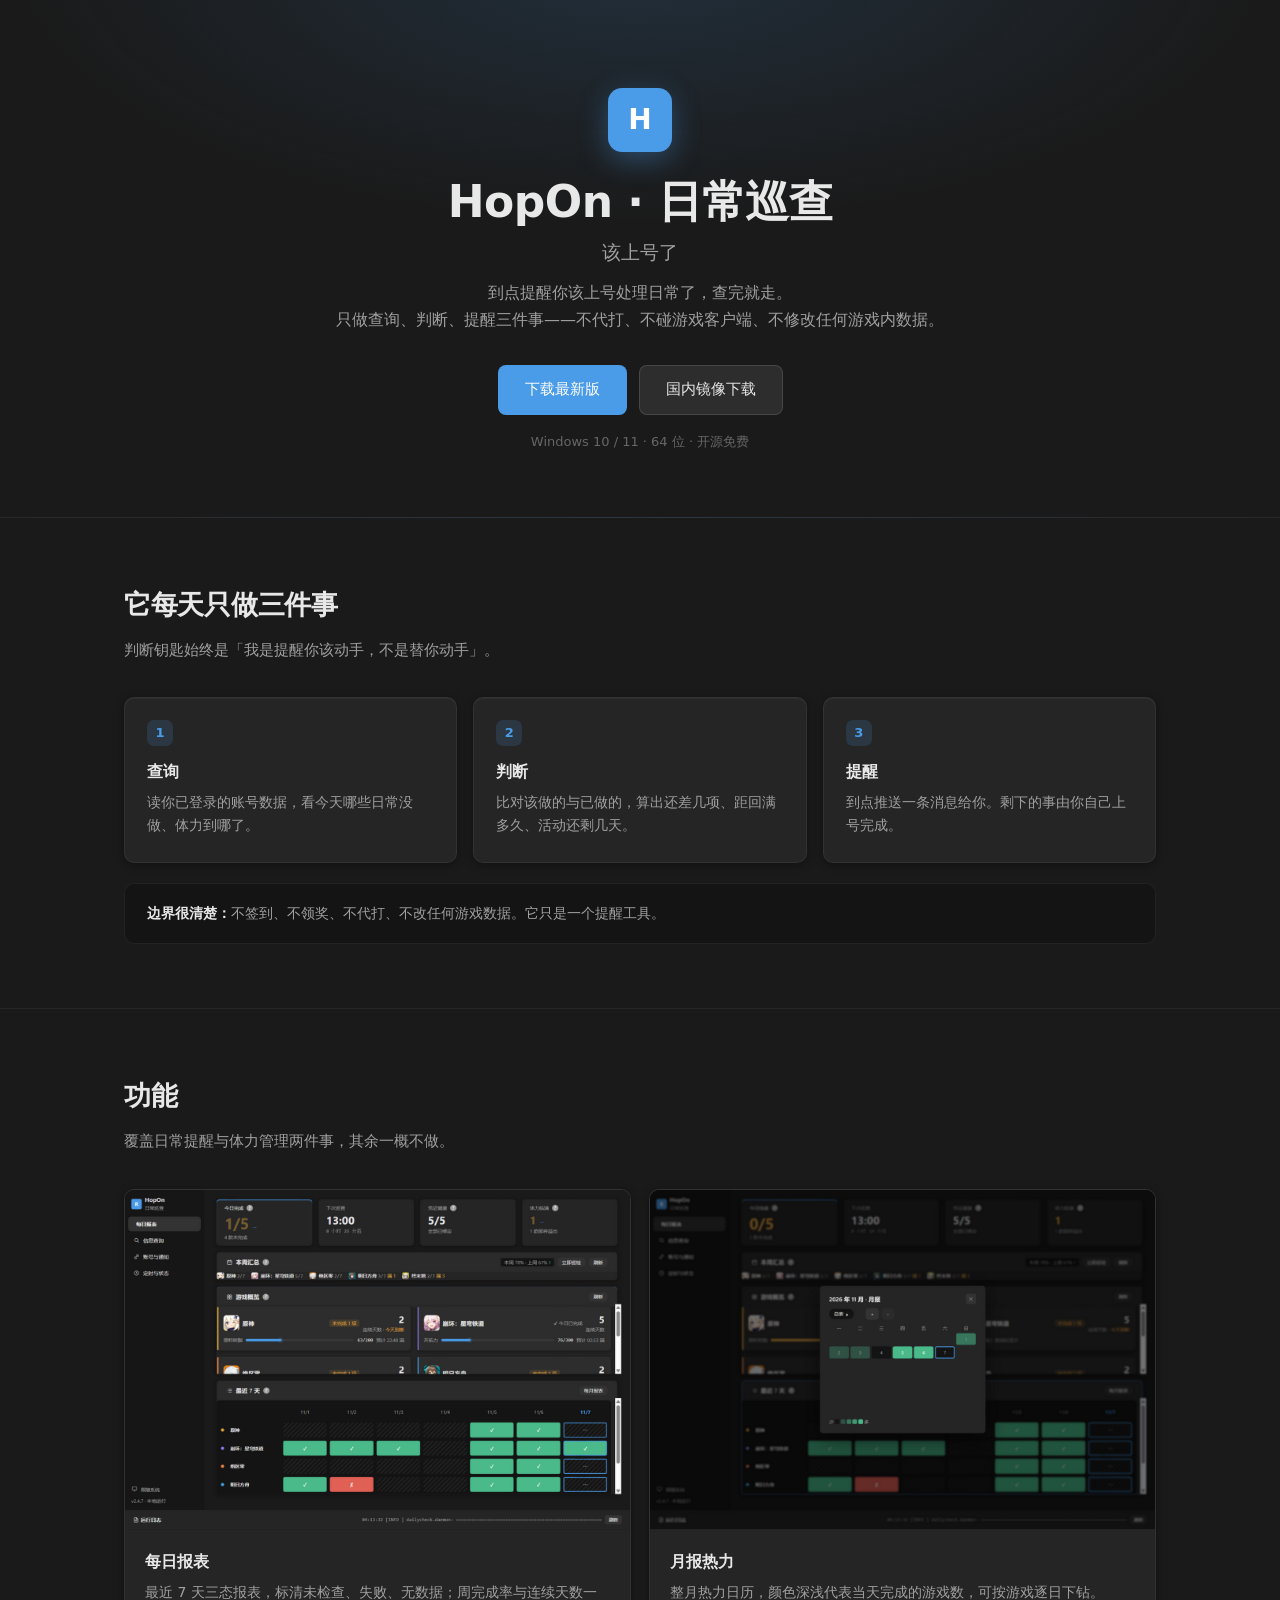
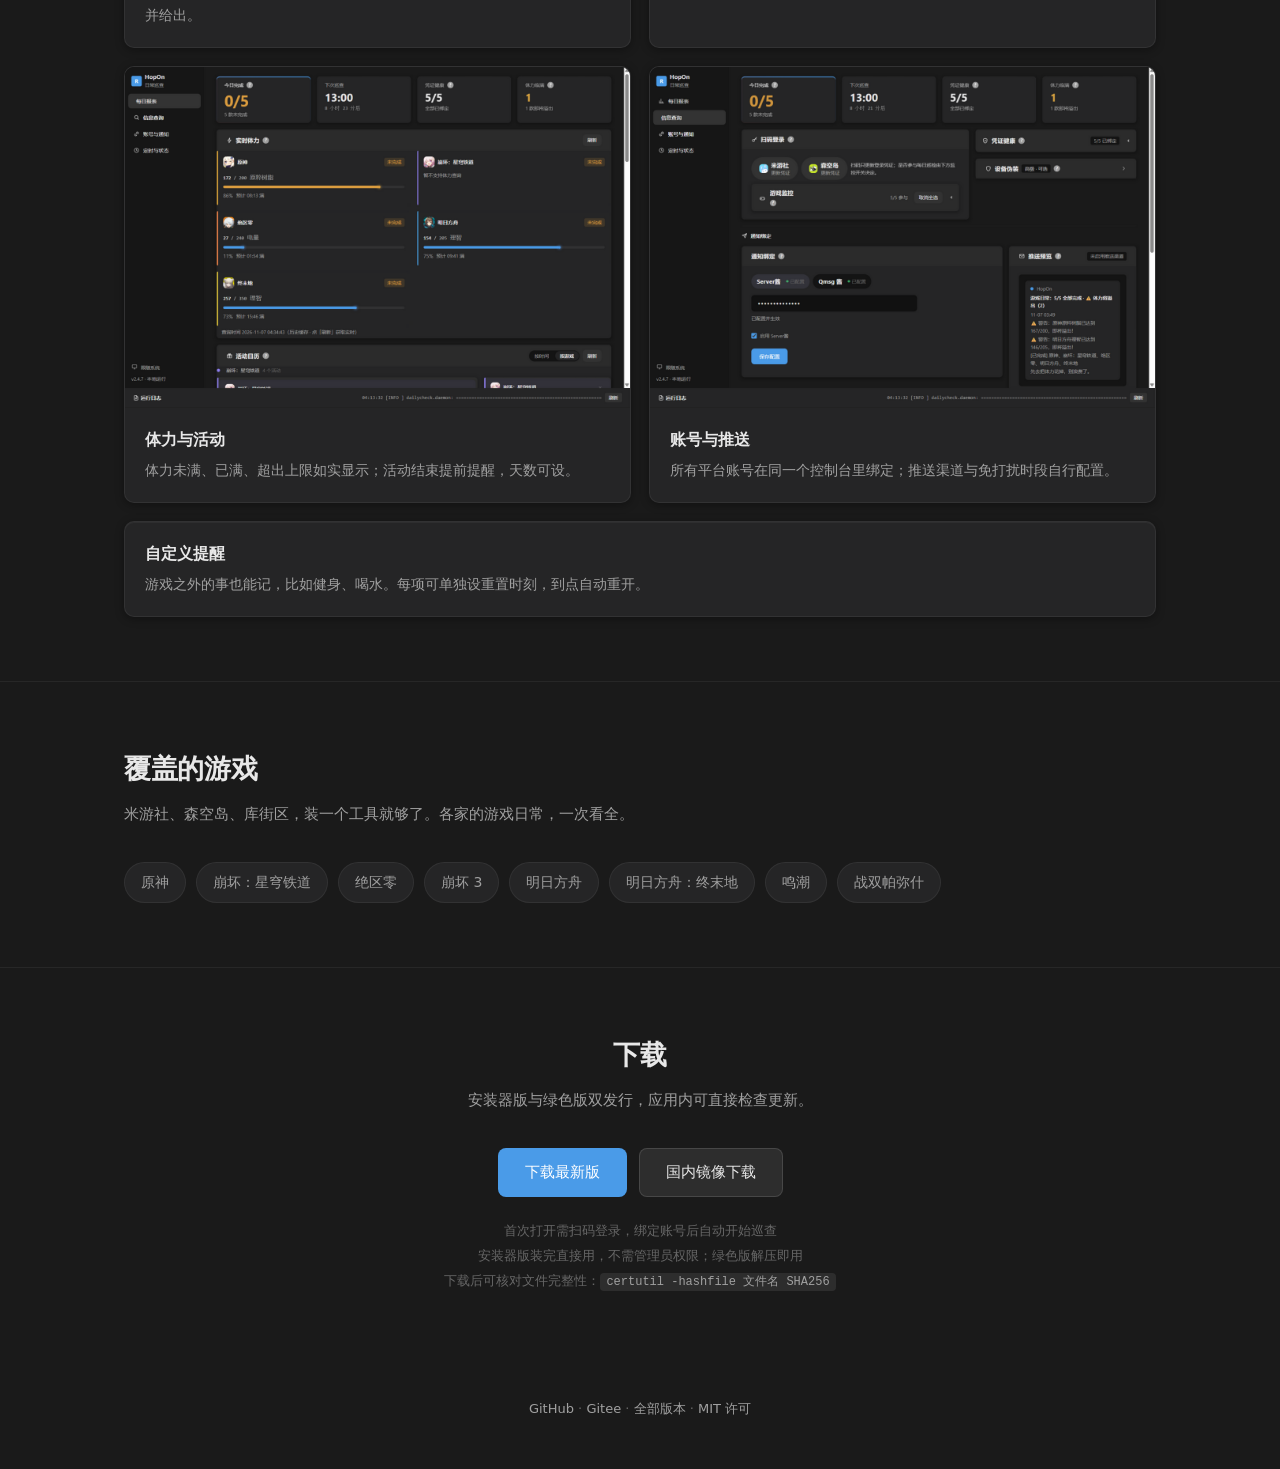
<file: docs/index.html>
<!DOCTYPE html>
<html lang="zh-CN">
<head>
<meta charset="utf-8">
<meta name="viewport" content="width=device-width,initial-scale=1">
<title>HopOn 日常巡查 · 该上号了</title>
<meta name="description" content="HopOn 日常巡查：到点提醒你该上号处理日常了，查完就走。覆盖八款游戏，只做查询、判断、提醒。">
<meta property="og:title" content="HopOn 日常巡查 · 该上号了">
<meta property="og:description" content="到点提醒你该上号处理日常了，查完就走。不代打、不碰游戏客户端、不修改任何游戏内数据。">
<meta property="og:type" content="website">
<style>
  :root{
    --bg-base:#1a1a1a; --bg-sub:#141414; --bg-card:#252526; --bg-raise:#2d2d2d;
    --border-subtle:rgba(255,255,255,0.06); --border-strong:rgba(255,255,255,0.12);
    --fg:#e8e8e8; --text-secondary:#a0a0a0; --text-tertiary:#666666;
    --brand:#4a9be8; --brand-hover:#5dabf2; --ok:#4aba8a;
    --card-shadow:inset 0 1px 0 rgba(255,255,255,0.04),0 2px 8px rgba(0,0,0,0.35);
  }
  *{box-sizing:border-box}
  html{scroll-behavior:smooth}
  body{
    margin:0;background:var(--bg-base);color:var(--fg);
    font:15px/1.7 "Segoe UI","Microsoft YaHei",system-ui,sans-serif;
    -webkit-font-smoothing:antialiased;
  }
  a{color:var(--brand);text-decoration:none}
  a:hover{color:var(--brand-hover)}
  .wrap{max-width:1080px;margin:0 auto;padding:0 24px}

  /* ---------- 首屏 ---------- */
  .hero{
    padding:88px 0 64px;
    background:
      radial-gradient(900px 380px at 50% -8%,rgba(74,155,232,.16),transparent 70%),
      var(--bg-base);
    border-bottom:1px solid var(--border-subtle);
    text-align:center;
  }
  .hero .logo-lg{
    width:64px;height:64px;border-radius:14px;background:var(--brand);color:#fff;
    display:grid;place-items:center;font-weight:700;font-size:28px;margin:0 auto 22px;
    box-shadow:0 8px 28px rgba(74,155,232,.35);
  }
  .hero h1{
    margin:0 0 14px;font-size:44px;line-height:1.25;font-weight:650;letter-spacing:-.5px;
  }
  .hero h1 .sub{display:block;font-size:19px;font-weight:400;color:var(--text-secondary);margin-top:12px;letter-spacing:0}
  .hero p.lead{
    margin:0 auto;max-width:620px;font-size:16px;color:var(--text-secondary);
  }
  .actions{display:flex;gap:12px;justify-content:center;flex-wrap:wrap;margin-top:32px}
  .btn{
    display:inline-flex;align-items:center;gap:8px;
    padding:11px 26px;border-radius:8px;font-size:15px;font-weight:500;
    background:var(--brand);color:#fff;border:1px solid transparent;
    transition:background .15s ease,transform .1s ease;
  }
  .btn:hover{background:var(--brand-hover);color:#fff}
  .btn:active{transform:translateY(1px)}
  .btn.ghost{
    background:var(--bg-raise);color:var(--fg);border-color:var(--border-strong);
  }
  .btn.ghost:hover{background:#37373a;color:#fff}
  .meta{font-size:13px;color:var(--text-tertiary);margin-top:16px}

  /* ---------- 通用区块 ---------- */
  section{padding:64px 0;border-bottom:1px solid var(--border-subtle)}
  section:last-of-type{border-bottom:0}
  h2{margin:0 0 10px;font-size:27px;font-weight:600;letter-spacing:-.3px}
  .sec-desc{margin:0 0 34px;color:var(--text-secondary);font-size:15px}

  /* ---------- 三件事 ---------- */
  .flow{display:grid;grid-template-columns:repeat(3,1fr);gap:16px}
  .flow-item{
    background:var(--bg-card);border-radius:10px;padding:22px 22px 24px;
    box-shadow:var(--card-shadow);border:1px solid var(--border-subtle);
  }
  .flow-item .num{
    display:inline-grid;place-items:center;width:26px;height:26px;border-radius:7px;
    background:rgba(74,155,232,.16);color:var(--brand);font-size:13px;font-weight:600;margin-bottom:12px;
  }
  .flow-item h3{margin:0 0 6px;font-size:16px;font-weight:600}
  .flow-item p{margin:0;font-size:14px;color:var(--text-secondary);line-height:1.65}

  .boundary{
    margin-top:20px;padding:18px 22px;border-radius:10px;
    background:var(--bg-sub);border:1px solid var(--border-subtle);
    font-size:14px;color:var(--text-secondary);
  }
  .boundary b{color:var(--fg);font-weight:600}

  /* ---------- 功能展示 ---------- */
  .feat{display:grid;grid-template-columns:repeat(2,1fr);gap:18px}
  .feat-item{
    background:var(--bg-card);border-radius:10px;overflow:hidden;
    box-shadow:var(--card-shadow);border:1px solid var(--border-subtle);
    display:flex;flex-direction:column;
  }
  .feat-item img{
    display:block;width:100%;height:auto;
    border-bottom:1px solid var(--border-subtle);
    background:var(--bg-sub);
  }
  .feat-body{padding:18px 20px 20px}
  .feat-body h3{margin:0 0 6px;font-size:16px;font-weight:600}
  .feat-body p{margin:0;font-size:14px;color:var(--text-secondary);line-height:1.65}
  /* 落单卡横跨两列吃掉空位，避免右侧留白、卡片变海带 */
  .feat-item:last-child:nth-child(odd){grid-column:1/-1}

  /* ---------- 游戏覆盖 ---------- */
  .games{display:flex;flex-wrap:wrap;gap:10px;margin-top:6px}
  .game{
    padding:8px 16px;border-radius:999px;font-size:14px;
    background:var(--bg-card);border:1px solid var(--border-subtle);color:var(--text-secondary);
  }

  /* ---------- 下载 ---------- */
  .dl{text-align:center}
  .dl .req{
    margin-top:22px;font-size:13px;color:var(--text-tertiary);line-height:1.9;
  }
  .dl .req code{
    font-family:ui-monospace,Consolas,monospace;font-size:12px;
    background:var(--bg-raise);padding:2px 6px;border-radius:4px;color:var(--text-secondary);
  }

  /* ---------- 页脚 ---------- */
  footer{padding:34px 0 44px;text-align:center;font-size:13px;color:var(--text-tertiary)}
  footer a{color:var(--text-secondary)}
  footer a:hover{color:var(--brand)}
  footer p{margin:6px 0}

  /* ---------- 响应式 ---------- */
  @media (max-width:820px){
    .hero{padding:60px 0 46px}
    .hero h1{font-size:32px}
    .flow,.feat{grid-template-columns:1fr}
    section{padding:48px 0}
  }
</style>
</head>
<body>

<!-- 首屏 -->
<header class="hero">
  <div class="wrap">
    <div class="logo-lg">H</div>
    <h1>
      HopOn · 日常巡查
      <span class="sub">该上号了</span>
    </h1>
    <p class="lead">
      到点提醒你该上号处理日常了，查完就走。<br>
      只做查询、判断、提醒三件事——不代打、不碰游戏客户端、不修改任何游戏内数据。
    </p>
    <div class="actions">
      <a class="btn" href="https://github.com/QianYiXi0723/HopOn/releases/latest">下载最新版</a>
      <a class="btn ghost" href="https://gitee.com/qianyixi/HopOn/releases">国内镜像下载</a>
    </div>
    <div class="meta">Windows 10 / 11 · 64 位 · 开源免费</div>
  </div>
</header>

<!-- 三件事 -->
<section>
  <div class="wrap">
    <h2>它每天只做三件事</h2>
    <p class="sec-desc">判断钥匙始终是「我是提醒你该动手，不是替你动手」。</p>
    <div class="flow">
      <div class="flow-item">
        <div class="num">1</div>
        <h3>查询</h3>
        <p>读你已登录的账号数据，看今天哪些日常没做、体力到哪了。</p>
      </div>
      <div class="flow-item">
        <div class="num">2</div>
        <h3>判断</h3>
        <p>比对该做的与已做的，算出还差几项、距回满多久、活动还剩几天。</p>
      </div>
      <div class="flow-item">
        <div class="num">3</div>
        <h3>提醒</h3>
        <p>到点推送一条消息给你。剩下的事由你自己上号完成。</p>
      </div>
    </div>
    <div class="boundary">
      <b>边界很清楚：</b>不签到、不领奖、不代打、不改任何游戏数据。它只是一个提醒工具。
    </div>
  </div>
</section>

<!-- 功能展示 -->
<section>
  <div class="wrap">
    <h2>功能</h2>
    <p class="sec-desc">覆盖日常提醒与体力管理两件事，其余一概不做。</p>
    <div class="feat">
      <div class="feat-item">
        <!-- ponytail: 占位截图，取自 docs/img（2026-11-07 旧界面）。上线前须替换为当前 UI 实拍。 -->
        <img src="img/report.png" alt="每日报表：最近 7 天三态报表与完成率" loading="lazy">
        <div class="feat-body">
          <h3>每日报表</h3>
          <p>最近 7 天三态报表，标清未检查、失败、无数据；周完成率与连续天数一并给出。</p>
        </div>
      </div>
      <div class="feat-item">
        <!-- ponytail: 占位截图，取自 docs/img（2026-11-07 旧界面）。上线前须替换为当前 UI 实拍。 -->
        <img src="img/month-heatmap.png" alt="月报热力日历" loading="lazy">
        <div class="feat-body">
          <h3>月报热力</h3>
          <p>整月热力日历，颜色深浅代表当天完成的游戏数，可按游戏逐日下钻。</p>
        </div>
      </div>
      <div class="feat-item">
        <!-- ponytail: 占位截图，取自 docs/img（2026-11-07 旧界面）。上线前须替换为当前 UI 实拍。 -->
        <img src="img/live-activities.png" alt="实时体力与活动日历" loading="lazy">
        <div class="feat-body">
          <h3>体力与活动</h3>
          <p>体力未满、已满、超出上限如实显示；活动结束提前提醒，天数可设。</p>
        </div>
      </div>
      <div class="feat-item">
        <!-- ponytail: 占位截图，取自 docs/img（2026-11-07 旧界面）。上线前须替换为当前 UI 实拍。 -->
        <img src="img/account.png" alt="账号绑定与推送预览" loading="lazy">
        <div class="feat-body">
          <h3>账号与推送</h3>
          <p>所有平台账号在同一个控制台里绑定；推送渠道与免打扰时段自行配置。</p>
        </div>
      </div>
      <div class="feat-item">
        <!-- ponytail: 无配图卡片（该功能暂无截图）。补图时按其余卡片格式加 <img> 即可。 -->
        <div class="feat-body">
          <h3>自定义提醒</h3>
          <p>游戏之外的事也能记，比如健身、喝水。每项可单独设重置时刻，到点自动重开。</p>
        </div>
      </div>
    </div>
  </div>
</section>

<!-- 游戏覆盖 -->
<section>
  <div class="wrap">
    <h2>覆盖的游戏</h2>
    <p class="sec-desc">米游社、森空岛、库街区，装一个工具就够了。各家的游戏日常，一次看全。</p>
    <div class="games">
      <span class="game">原神</span>
      <span class="game">崩坏：星穹铁道</span>
      <span class="game">绝区零</span>
      <span class="game">崩坏 3</span>
      <span class="game">明日方舟</span>
      <span class="game">明日方舟：终末地</span>
      <span class="game">鸣潮</span>
      <span class="game">战双帕弥什</span>
    </div>
  </div>
</section>

<!-- 下载 -->
<section class="dl">
  <div class="wrap">
    <h2>下载</h2>
    <p class="sec-desc">安装器版与绿色版双发行，应用内可直接检查更新。</p>
    <div class="actions">
      <a class="btn" href="https://github.com/QianYiXi0723/HopOn/releases/latest">下载最新版</a>
      <a class="btn ghost" href="https://gitee.com/qianyixi/HopOn/releases">国内镜像下载</a>
    </div>
    <div class="req">
      首次打开需扫码登录，绑定账号后自动开始巡查<br>
      安装器版装完直接用，不需管理员权限；绿色版解压即用<br>
      下载后可核对文件完整性：<code>certutil -hashfile 文件名 SHA256</code>
    </div>
  </div>
</section>

<footer>
  <div class="wrap">
    <p>
      <a href="https://github.com/QianYiXi0723/HopOn">GitHub</a> ·
      <a href="https://gitee.com/qianyixi/HopOn">Gitee</a> ·
      <a href="https://github.com/QianYiXi0723/HopOn/releases">全部版本</a> ·
      <a href="https://github.com/QianYiXi0723/HopOn/blob/main/LICENSE">MIT 许可</a>
    </p>
  </div>
</footer>

</body>
</html>
</file>
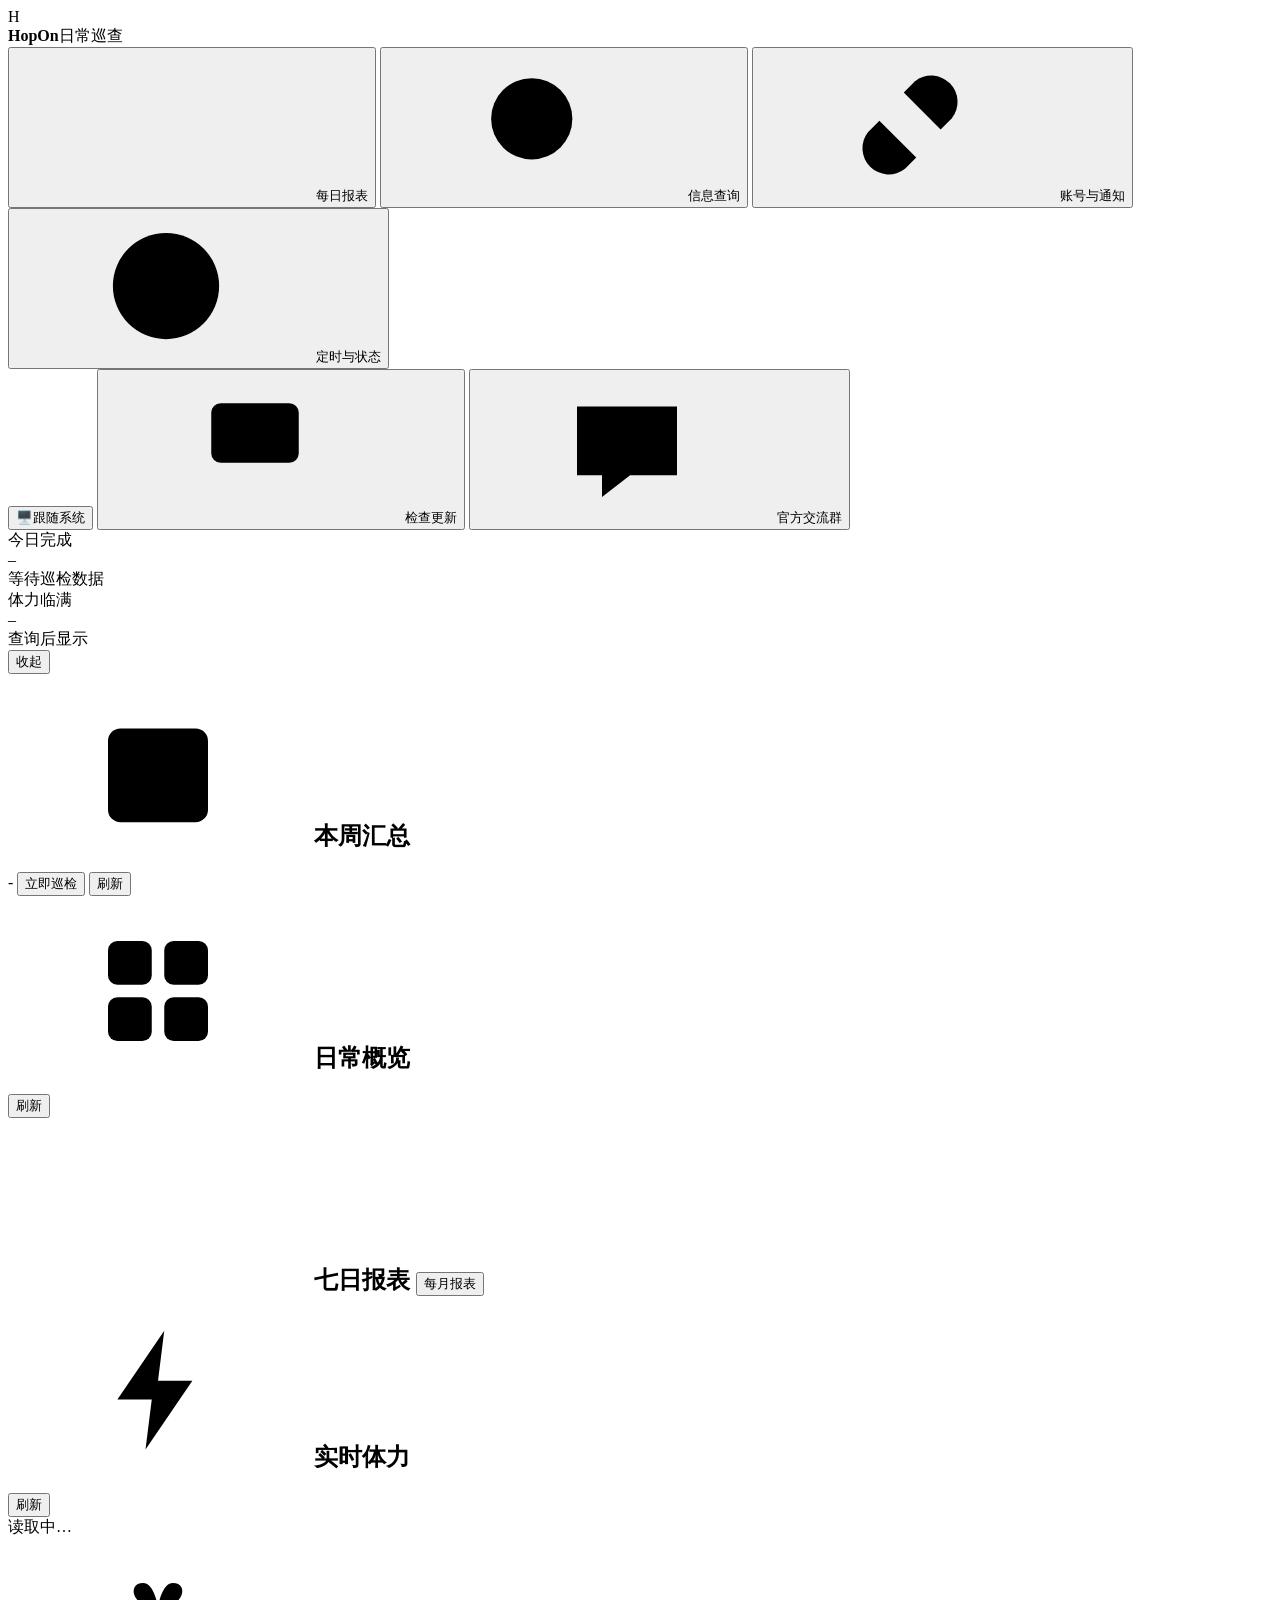
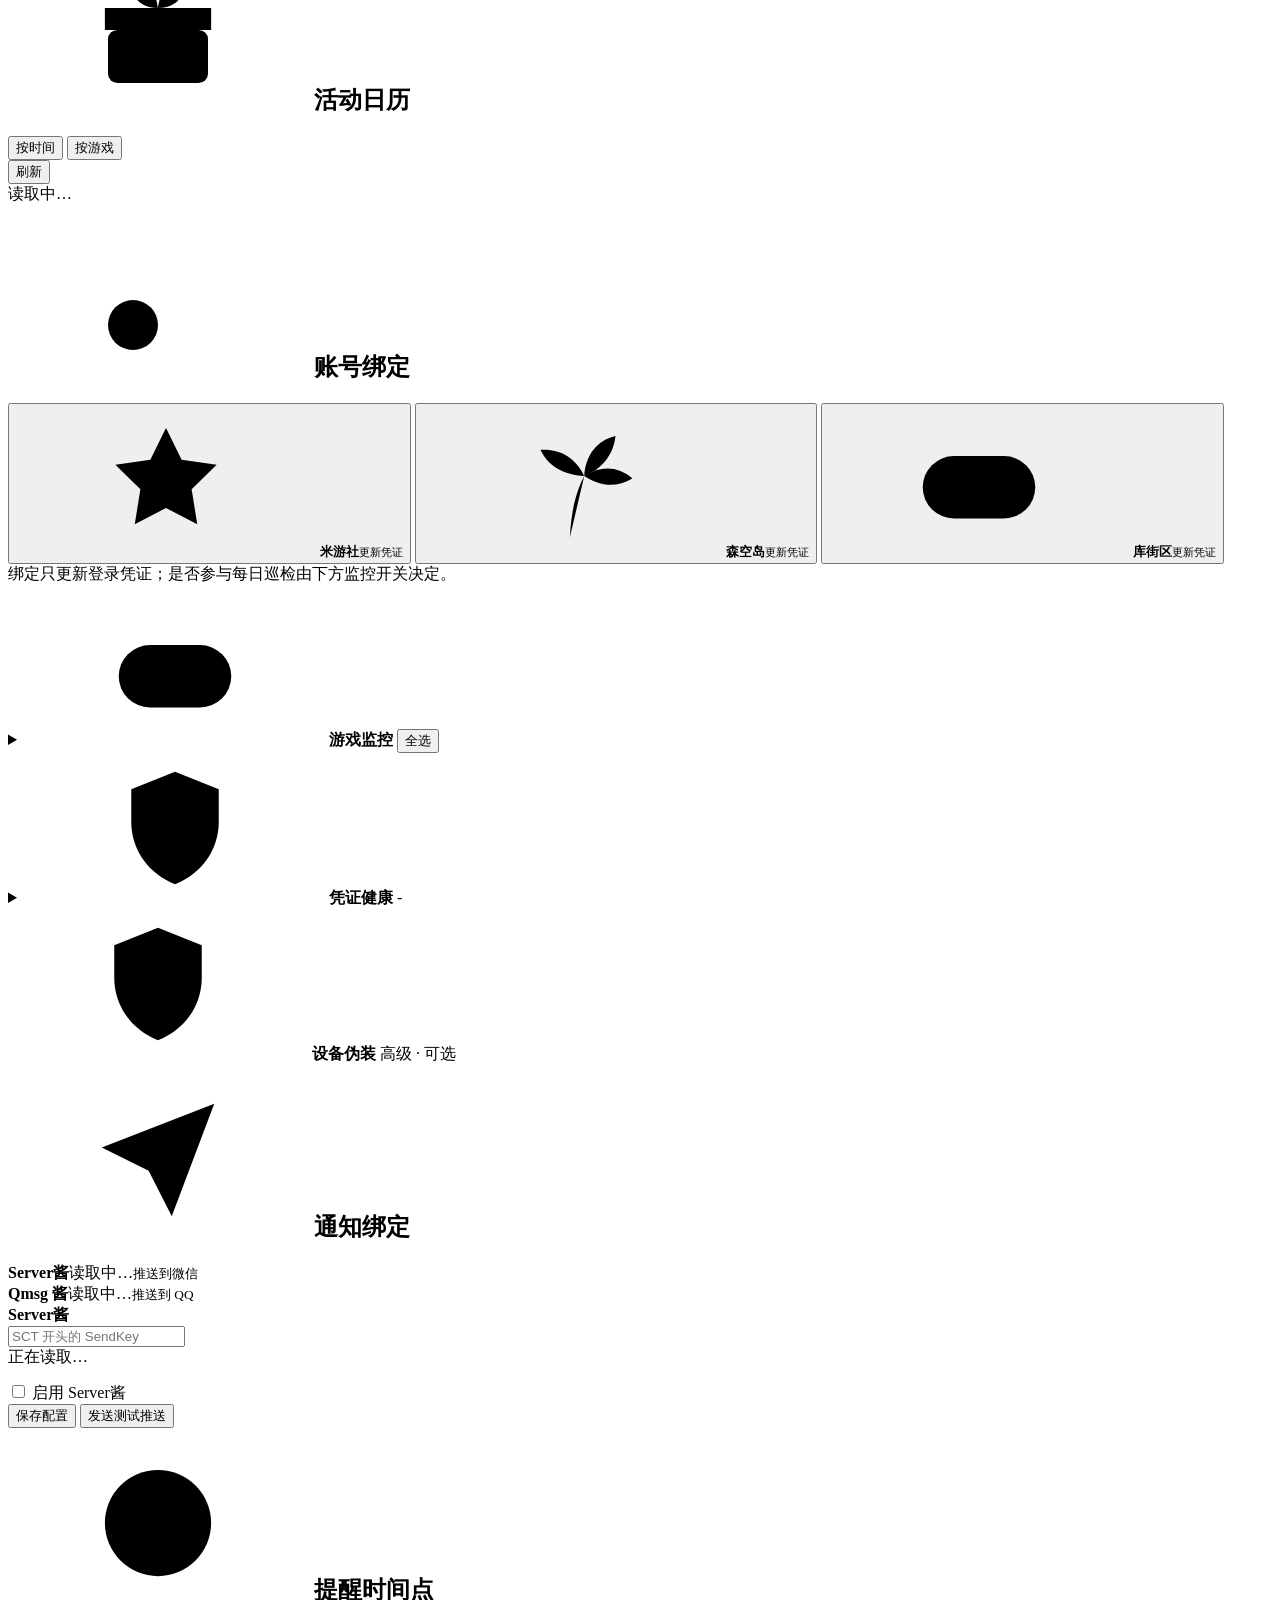
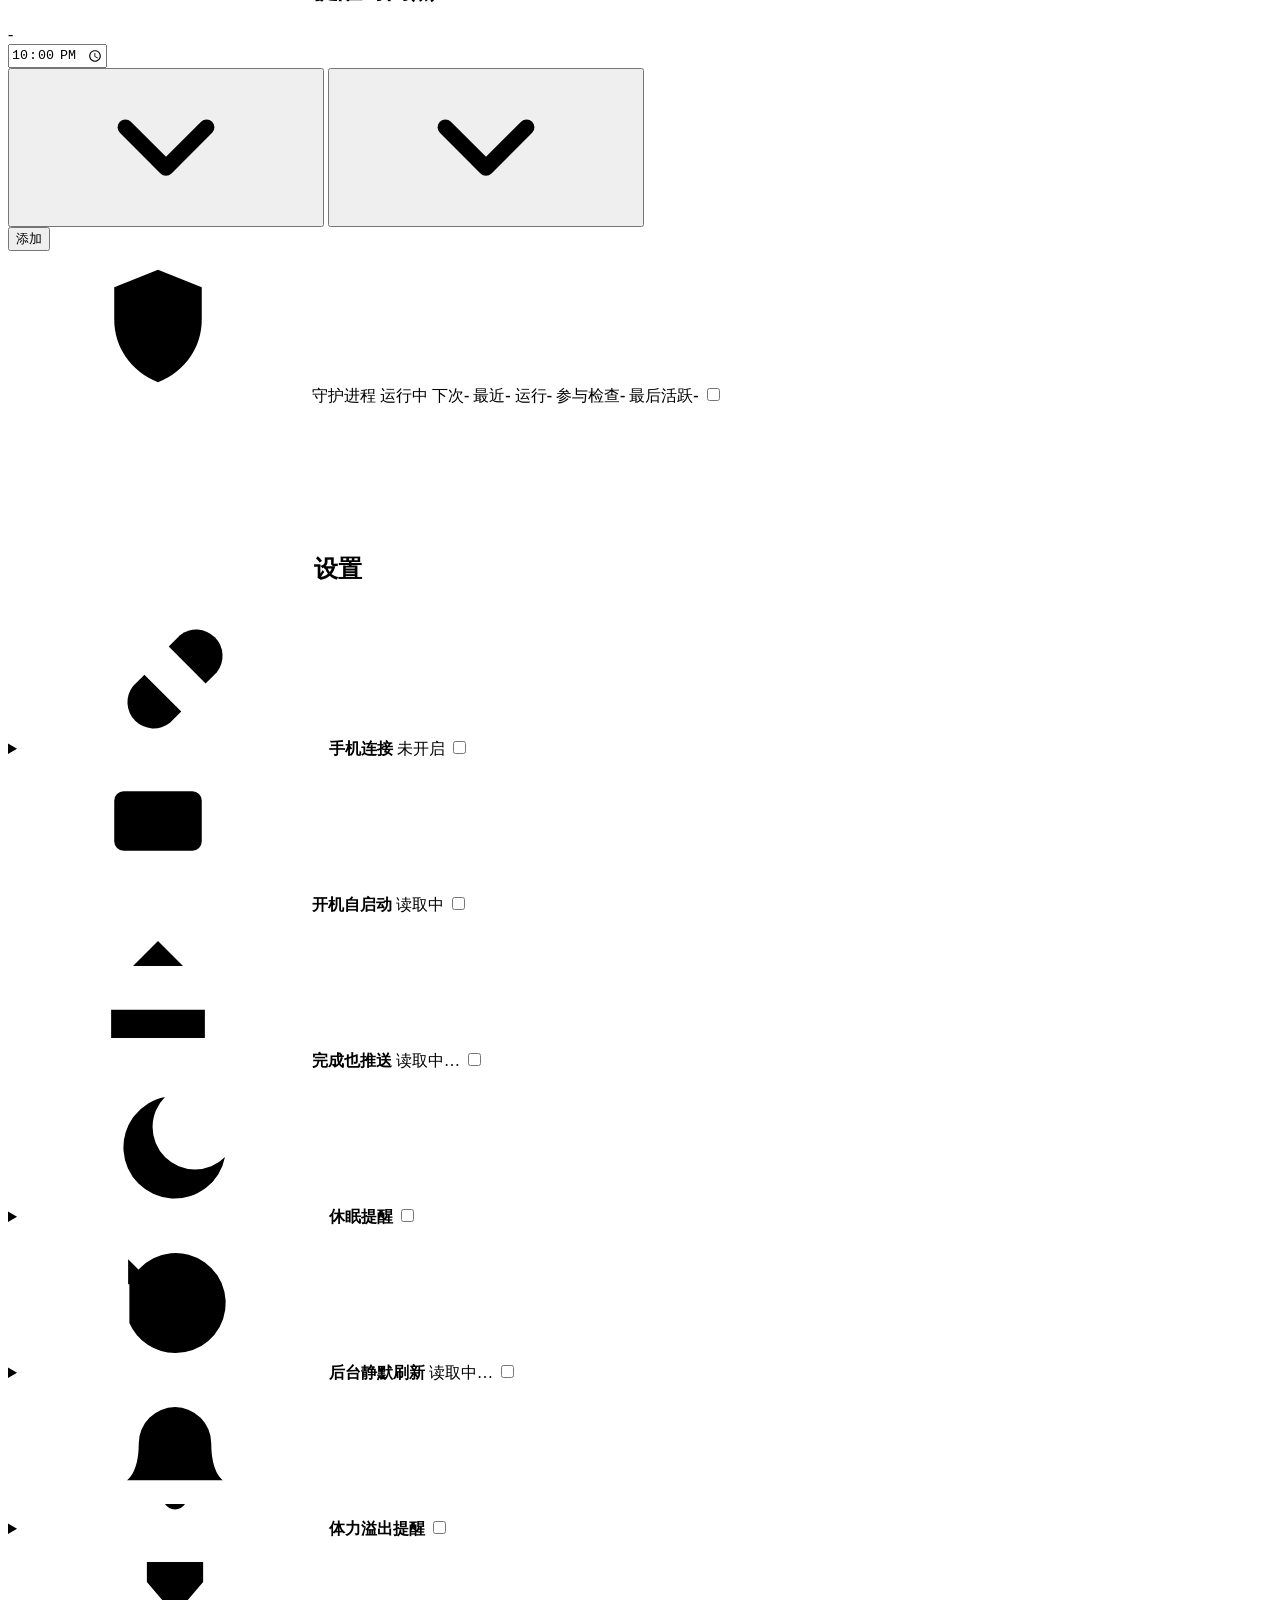
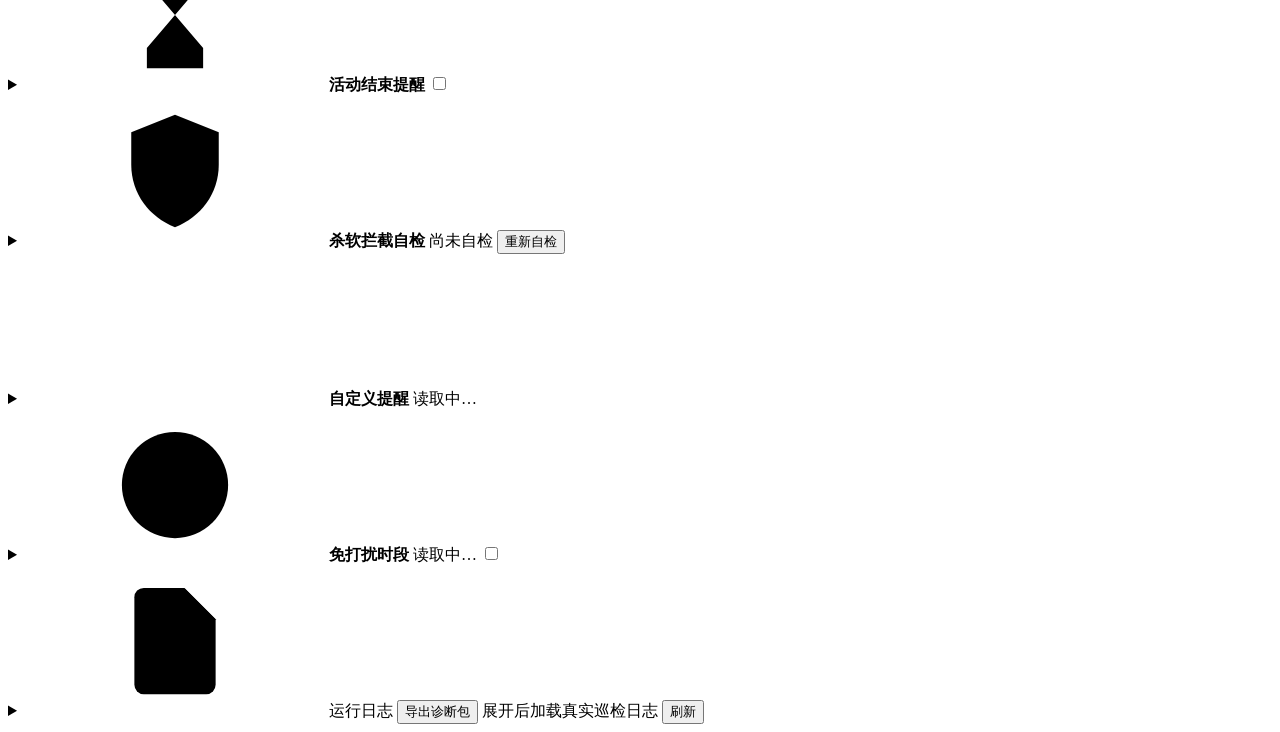
<file: ui/index.html>
<!DOCTYPE html>
<html lang="zh-CN" data-theme="dark">
<head>
<meta charset="utf-8">
<meta name="viewport" content="width=device-width, initial-scale=1">
<title>HopOn · 控制台</title>
<!-- 极验 v4（库街区短信登录的人机验证；加载失败只影响短信模式，token 粘贴兜底可用） -->
<script src="https://static.geetest.com/v4/gt4.js" defer></script>
<style>__STYLE__</style>
</head>
<body>
<!-- 单色 SVG 图标族（chrome 层）：24 栅格 / stroke 1.8 / currentColor 随主题。
     身份层（游戏/平台官方位图）与导航层分离 —— GitHub octicons + org 头像同一分层法 -->
<svg xmlns="http://www.w3.org/2000/svg" style="display:none" aria-hidden="true">
  <symbol id="i-report" viewBox="0 0 24 24"><path d="M4 20V11M10 20V4M16 20v-6M3 20h18"/></symbol>
  <symbol id="i-search" viewBox="0 0 24 24"><circle cx="11" cy="11" r="6.5"/><path d="M20.5 20.5l-4.9-4.9"/></symbol>
  <symbol id="i-link" viewBox="0 0 24 24"><path d="M9.5 14.5l5-5"/><path d="M11 6.8l1.8-1.8a4.2 4.2 0 015.9 5.9L16.9 12.7"/><path d="M13 17.2l-1.8 1.8a4.2 4.2 0 01-5.9-5.9l1.8-1.8"/></symbol>
  <symbol id="i-send" viewBox="0 0 24 24"><path d="M21 3L10.5 13.5"/><path d="M21 3l-6.8 18-3.7-7.3L3 10l18-7z"/></symbol>
  <symbol id="i-clock" viewBox="0 0 24 24"><circle cx="12" cy="12" r="8.5"/><path d="M12 7.5V12l3.2 1.9"/></symbol>
  <symbol id="i-calendar" viewBox="0 0 24 24"><rect x="4" y="5.5" width="16" height="15" rx="2"/><path d="M8 3.5v4M16 3.5v4M4 10.5h16"/></symbol>
  <symbol id="i-grid" viewBox="0 0 24 24"><rect x="4" y="4" width="7" height="7" rx="1.5"/><rect x="13" y="4" width="7" height="7" rx="1.5"/><rect x="4" y="13" width="7" height="7" rx="1.5"/><rect x="13" y="13" width="7" height="7" rx="1.5"/></symbol>
  <symbol id="i-chev" viewBox="0 0 24 24"><path d="M5.5 9l6.5 6.5L18.5 9" fill="none" stroke="currentColor" stroke-width="2.5" stroke-linecap="round" stroke-linejoin="round"/></symbol>
  <symbol id="i-zap" viewBox="0 0 24 24"><path d="M13 2.5L5.5 13.5H11l-1 8 7.5-11H12l1-8z"/></symbol>
  <symbol id="i-gift" viewBox="0 0 24 24"><rect x="4" y="11.5" width="16" height="8.5" rx="1.5"/><path d="M3.5 8h17v3.5h-17z"/><path d="M12 8v12"/><path d="M12 8c-4.2 0-5-4-2.4-4C11.5 4 12 8 12 8zm0 0c4.2 0 5-4 2.4-4C12.5 4 12 8 12 8z"/></symbol>
  <symbol id="i-key" viewBox="0 0 24 24"><circle cx="8" cy="16" r="4"/><path d="M11 13L20 4M16 8l3 3M13.5 10.5l1.8 1.8"/></symbol>
  <symbol id="i-gamepad" viewBox="0 0 24 24"><rect x="3" y="8" width="18" height="10" rx="5"/><path d="M8 11.5v3M6.5 13h3M15.5 12.2v.01M17.8 14.2v.01"/></symbol>
  <symbol id="i-shield" viewBox="0 0 24 24"><path d="M12 3l7 2.8V11c0 4.6-2.9 8.4-7 10-4.1-1.6-7-5.4-7-10V5.8L12 3z"/></symbol>
  <symbol id="i-shield-check" viewBox="0 0 24 24"><path d="M12 3l7 2.8V11c0 4.6-2.9 8.4-7 10-4.1-1.6-7-5.4-7-10V5.8L12 3z"/><path d="M9 11.5l2.2 2.2L15.5 9.5"/></symbol>
  <symbol id="i-chat" viewBox="0 0 24 24"><path d="M20 5.5H4v11h4v3.5l4.5-3.5H20V5.5z"/></symbol>
  <symbol id="i-mail" viewBox="0 0 24 24"><rect x="3.5" y="5.5" width="17" height="13" rx="2"/><path d="M4.5 7.5L12 13l7.5-5.5"/></symbol>
  <symbol id="i-history" viewBox="0 0 24 24"><path d="M4.5 5v4h4"/><path d="M4.7 9A8 8 0 1112 20a8 8 0 01-7.3-4.8"/><path d="M12 8.5V12l2.6 1.6"/></symbol>
  <symbol id="i-list" viewBox="0 0 24 24"><path d="M9 6.5h11M9 12h11M9 17.5h11"/><path d="M4.5 6.5v.01M4.5 12v.01M4.5 17.5v.01"/></symbol>
  <symbol id="i-laptop" viewBox="0 0 24 24"><rect x="5" y="5" width="14" height="9.5" rx="1.5"/><path d="M3 18.5h18"/></symbol>
  <symbol id="i-moon" viewBox="0 0 24 24"><path d="M20 13.6A8.2 8.2 0 1110.4 4 6.4 6.4 0 0020 13.6z"/></symbol>
  <symbol id="i-bell" viewBox="0 0 24 24"><path d="M17.8 9.5a5.8 5.8 0 10-11.6 0c0 4.8-1.9 5.9-1.9 5.9h15.4s-1.9-1.1-1.9-5.9"/><path d="M10.4 19.2a1.9 1.9 0 003.2 0"/></symbol>
  <symbol id="i-hourglass" viewBox="0 0 24 24"><path d="M6.5 3.5h11M6.5 20.5h11M7.5 3.5v3.2L12 12l4.5-5.3V3.5M7.5 20.5v-3.2L12 12l4.5 5.3v3.2"/></symbol>
  <symbol id="i-upload" viewBox="0 0 24 24"><path d="M12 14.5V4M8 8l4-4 4 4"/><path d="M4.5 15v4.5h15V15"/></symbol>
<symbol id="i-download" viewBox="0 0 24 24"><path d="M12 4v10.5M7.5 10l4.5 4.5L16.5 10"/><path d="M4.5 19.5h15"/></symbol>
<symbol id="i-branch" viewBox="0 0 24 24"><circle cx="6" cy="6" r="2.5"/><circle cx="6" cy="18" r="2.5"/><circle cx="18" cy="7" r="2.5"/><path d="M6 8.5v7"/><path d="M18 9.5a7.5 7.5 0 01-7.4 6H8.5"/></symbol>
<symbol id="i-globe" viewBox="0 0 24 24"><circle cx="12" cy="12" r="8.5"/><path d="M3.5 12h17"/><path d="M12 3.5c2.8 2.3 4.2 5.1 4.2 8.5s-1.4 6.2-4.2 8.5c-2.8-2.3-4.2-5.1-4.2-8.5s1.4-6.2 4.2-8.5z"/></symbol>
  <symbol id="i-monitor" viewBox="0 0 24 24"><rect x="3.5" y="4.5" width="17" height="11.5" rx="1.5"/><path d="M9.5 20h5M12 16v4"/></symbol>
  <symbol id="i-sun" viewBox="0 0 24 24"><circle cx="12" cy="12" r="4"/><path d="M12 2.8v2.4M12 18.8v2.4M2.8 12h2.4M18.8 12h2.4M5.2 5.2l1.7 1.7M17.1 17.1l1.7 1.7M18.8 5.2l-1.7 1.7M6.9 17.1l-1.7 1.7"/></symbol>
  <symbol id="i-file-text" viewBox="0 0 24 24"><path d="M13.5 3.5H7A1.5 1.5 0 005.5 5v14A1.5 1.5 0 007 20.5h10a1.5 1.5 0 001.5-1.5V8.5l-5-5z"/><path d="M13.5 3.5v5h5M9 12.5h6M9 16h6"/></symbol>
  <symbol id="i-star" viewBox="0 0 24 24"><path d="M12 3.5l2.5 5.1 5.6.8-4 3.9.9 5.6-5-2.6-5 2.6.9-5.6-4-3.9 5.6-.8z"/></symbol>
  <symbol id="i-island" viewBox="0 0 24 24"><path d="M11.5 21c.2-4 .9-7.2 2.3-9.8"/><path d="M13.8 11.2C12.4 8.3 10 6.8 6.8 7c1.1 2.5 3.5 4 7 4.2z"/><path d="M13.8 11.2c.2-3.3 2-5.7 5-6.4-.3 2.9-2.1 5.3-5 6.4z"/><path d="M13.8 11.2c2.7-1.7 5.4-1.6 7.7.4-2.5 1.5-5.2 1.3-7.7-.4z"/><path d="M4.5 21h15"/></symbol>
  <symbol id="i-sprout" viewBox="0 0 24 24"><path d="M12 21v-7.5"/><path d="M12 13.5C12 10 9.5 7.5 6 7.5c0 3.5 2.5 6 6 6z"/><path d="M12 12c0-3 2.4-5.5 5.8-5.5 0 3-2.4 5.5-5.8 5.5z"/></symbol>
  <symbol id="i-tray" viewBox="0 0 24 24"><path d="M4.5 13.5h4.3l1.5 2.5h3.4l1.5-2.5h4.3"/><path d="M6.1 5.5h11.8l1.6 8v4a1.5 1.5 0 01-1.5 1.5H6a1.5 1.5 0 01-1.5-1.5v-4l1.6-8z"/></symbol>
</svg>
<div class="app">
  <div class="app-body">
  <aside class="side">
    <div class="brand">
      <div class="logo">H</div>
      <div><b>HopOn</b><span>日常巡查</span></div>
    </div>
    <nav class="nav">
      <button type="button" data-tab="history" class="on"><span class="nav-ico"><svg class="ico"><use href="#i-report"/></svg></span>每日报表</button>
      <button type="button" data-tab="query"><span class="nav-ico"><svg class="ico"><use href="#i-search"/></svg></span>信息查询</button>
      <button type="button" data-tab="account"><span class="nav-ico"><svg class="ico"><use href="#i-link"/></svg></span>账号与通知</button>
      <button type="button" data-tab="schedule"><span class="nav-ico"><svg class="ico"><use href="#i-clock"/></svg></span>定时与状态</button>
    </nav>
    <div class="side-foot">
      <button type="button" class="foot-row" id="btn-theme" data-mode="auto">
        <span class="foot-ico" id="theme-ico">🖥️</span><span class="foot-txt" id="theme-txt">跟随系统</span>
      </button>
      <!-- 版本号由 /api/env 的 version 字段填入（唯一来源 core/__init__.py），
           这里只放一个不含数字的占位，别再写死 -->
      <button type="button" class="foot-row" id="ver-line">
        <span class="foot-ico"><svg class="ico"><use href="#i-laptop"/></svg></span><span class="foot-txt">检查更新</span>
      </button>
      <button type="button" class="foot-row" id="btn-official-group"
              data-tip="官方 QQ 交流群：1135683779 —— 点击复制群号">
        <span class="foot-ico"><svg class="ico"><use href="#i-chat"/></svg></span><span class="foot-txt">官方交流群</span>
      </button>
    </div>
  </aside>

  <main class="main">

  <!-- 演示模式欢迎横幅（出厂 provider=mock 时由 refreshNotice 点亮） -->
  <div class="welcome" id="welcome" hidden>
    <span class="welcome-txt">👋 欢迎使用 HopOn！当前为<b>演示模式</b>，请先在左侧【账号绑定】中登录账号，开始真实的日常巡查。</span>
    <button type="button" class="btn sm" data-goto="account">去绑定账号 →</button>
    <button type="button" class="welcome-x" id="welcome-x" title="不再显示">×</button>
  </div>

  <!-- ======================= KPI 摘要条（全局视觉锚点） ======================= -->
  <div class="kpi-bar" id="kpi-bar">
    <div class="kpi card primary">
      <div class="kpi-label">今日完成
        <span class="q" data-tip="今天游戏巡检和手动打卡的完成情况；周计划只在计划当天才算数；查询失败、还没上线的更新都不算你漏做"></span></div>
      <div class="kpi-value value" id="k-today">–</div>
      <div class="kpi-sub" id="k-today-sub">等待巡检数据</div>
    </div>
    <div class="kpi card">
      <div class="kpi-label">体力临满
        <span class="q" data-tip="体力快满、碰到提醒线的游戏数；提醒线在「定时与状态」页的「体力溢出提醒」里调，查完会在「信息查询」页刷新"></span></div>
      <div class="kpi-value value" id="k-resin">–</div>
      <div class="kpi-sub" id="k-resin-sub">查询后显示</div>
    </div>
    <button type="button" class="kpi-toggle" id="kpi-toggle" aria-expanded="true"
            data-tip="收起顶部摘要">收起</button>
  </div>

  <!-- ======================= 每日报表 ======================= -->
  <section class="tabpanel on" id="tab-history">
    <section class="card s12" id="week-card">
      <div class="card-head">
        <h2><svg class="ico"><use href="#i-calendar"/></svg> 本周汇总</h2>
        <span class="q" data-tip="本周和上周的完成率对比，和每周日晚 9 点的周报算法一致（查过但没做完的天才算「漏」）；每天哪天漏了看下面的七日报表"></span>
        <span class="spacer"></span>
        <span class="badge" id="week-badge">-</span>
        <button type="button" class="btn sm" id="btn-run-now" style="height:24px" data-tip="立刻检查一遍所有游戏、更新报表，不用等下一个自动时间">立即巡检</button>
        <button type="button" class="btn sm" id="btn-hist-refresh" style="height:24px" data-tip="重新查询一遍所有启用账号，并立即更新本页数据">刷新</button>
      </div>
    </section>

    <!-- 报表页主角卡（Oil UI「一屏一主角」）：主色顶条标识，次卡保持安静 -->
    <section class="card s12 card--protagonist">
      <div class="card-head">
        <h2><svg class="ico"><use href="#i-grid"/></svg> 日常概览
          <span class="q" data-tip="每款游戏/手动打卡项一张卡：今日完成状态、当前体力与连续打卡天数"></span>
        </h2>
        <span class="spacer"></span>
        <button type="button" class="btn sm" id="btn-stats-refresh" style="height:24px" data-tip="重新查一遍所有游戏并刷新本页（官方限制不能连着查，大约要等 5~15 秒）">刷新</button>
      </div>
      <div id="h-stats"></div>
      <div id="manual-group" hidden></div>
    </section>

    <section class="card s12">
      <div class="card-head">
        <h2><svg class="ico"><use href="#i-list"/></svg> 七日报表
          <button type="button" class="btn sm" id="h-month-entry" style="height:24px"
                  title="打开整月月历（热力 / 分游戏）">每月报表</button>
        </h2>
        <span class="spacer"></span>
      </div>
      <div id="h-table"></div>
    </section>
  </section>

  <!-- ======================= 信息查询 ======================= -->
  <section class="tabpanel" id="tab-query">
    <section class="card s12">
      <div class="card-head">
        <h2><svg class="ico"><use href="#i-zap"/></svg> 实时体力</h2>
        <span class="q" data-tip="手动查询所有启用账号，不写入历史、不推送"></span>
        <span class="spacer"></span>
        <button type="button" class="btn sm" id="btn-live-refresh">刷新</button>
      </div>
      <div id="live-grid"><div class="emptybox">读取中…</div></div>
      <div class="hint" id="live-hint"></div>
    </section>

    <section class="card s12">
      <div class="card-head">
        <h2><svg class="ico"><use href="#i-gift"/></svg> 活动日历
          <span class="q" data-tip="留下可能送抽卡资源的活动；查不到奖励信息的照常显示、标「奖励未公开」。右上角可切换「按时间 / 按游戏」两种排布"></span>
        </h2>
        <span class="spacer"></span>
        <div class="seg-mini" id="act-view" role="group" aria-label="活动排序方式">
          <button type="button" data-view="time">按时间</button>
          <button type="button" data-view="game">按游戏</button>
        </div>
        <button type="button" class="btn sm" id="btn-act-refresh">刷新</button>
      </div>
      <div id="act-list"><div class="emptybox">读取中…</div></div>
      <div class="hint" id="act-hint"></div>
      <div class="act-unsupported" id="act-unsupported"></div>
    </section>
  </section>

  <!-- ======================= 账号绑定（7:5 分栏 · 渐进式披露） ======================= -->
  <section class="tabpanel" id="tab-account">
    <div class="notice s12" id="notice" style="display:none"></div>

    <div class="acct-col s7">
      <!-- 扫码 + 游戏监控：同一任务（定范围 → 扫码），合并一卡避免空旷卡头 -->
      <section class="card">
        <div class="card-head">
          <h2><svg class="ico"><use href="#i-key"/></svg> 账号绑定</h2>
          <span class="q" data-tip="点击胶囊更新登录凭证：米游社 / 森空岛用扫码，库街区用验证码或密钥。黄点表示该平台还有游戏未绑定，绑定后自动熄灭"></span>
        </div>
        <div class="card-body">
          <div class="caps-row">
            <button type="button" class="scan-cap" id="cap-m" onclick="startMihoyo()">
              <span class="cap-dot" id="cap-dot-m"></span>
              <span class="cap-ico" data-plat="miyoushe"><svg class="ico"><use href="#i-star"/></svg></span>
              <span class="cap-txt"><b>米游社</b><small>更新凭证</small></span>
            </button>
            <button type="button" class="scan-cap" id="cap-s" onclick="startSkland()">
              <span class="cap-dot" id="cap-dot-s"></span>
              <span class="cap-ico" data-plat="skland"><svg class="ico"><use href="#i-island"/></svg></span>
              <span class="cap-txt"><b>森空岛</b><small>更新凭证</small></span>
            </button>
            <button type="button" class="scan-cap" id="cap-k" onclick="startKuro()">
              <span class="cap-dot" id="cap-dot-k"></span>
              <span class="cap-ico" data-plat="kuro"><svg class="ico"><use href="#i-gamepad"/></svg></span>
              <span class="cap-txt"><b>库街区</b><small>更新凭证</small></span>
            </button>
            <div class="btn-note caps-note">绑定只更新登录凭证；是否参与每日巡检由下方监控开关决定。</div>
          </div>
          <details class="card set-item" id="acc-monitor" style="margin-top:10px">
            <summary class="card-head set-head">
              <span class="set-lead"><i class="set-ico"><svg class="ico"><use href="#i-gamepad"/></svg></i>
                <span class="set-txt"><b>游戏监控<span class="q" data-tip="开启的游戏参与每日巡检并推送通知；关闭则不再巡检、不再推送。点击卡片任意位置即可切换"></span></b></span>
              </span>
              <span class="set-sum" id="sum-monitor"></span>
              <span class="set-end">
                <button type="button" class="btn sm" id="btn-selall" onclick="toggleAllCards()">全选</button>
              </span>
            </summary>
            <div class="set-body">
              <div class="sel-grid">
                <label class="sel-card on">
                  <input type="checkbox" name="m" value="genshin" checked>
                  <span class="sel-ico ph">原</span>
                  <span class="sel-name">原神</span>
                  <span class="switch"><i></i></span>
                </label>
                <label class="sel-card on">
                  <input type="checkbox" name="m" value="starrail" checked>
                  <span class="sel-ico ph">崩</span>
                  <span class="sel-name">崩坏：星穹铁道</span>
                  <span class="switch"><i></i></span>
                </label>
                <label class="sel-card on">
                  <input type="checkbox" name="m" value="zzz" checked>
                  <span class="sel-ico ph">绝</span>
                  <span class="sel-name">绝区零</span>
                  <span class="switch"><i></i></span>
                </label>
                <label class="sel-card on">
                  <input type="checkbox" name="m" value="bh3" checked>
                  <span class="sel-ico ph">崩</span>
                  <span class="sel-name">崩坏3</span>
                  <span class="switch"><i></i></span>
                </label>
                <label class="sel-card on">
                  <input type="checkbox" name="s" value="arknights" checked>
                  <span class="sel-ico ph">舟</span>
                  <span class="sel-name">明日方舟</span>
                  <span class="switch"><i></i></span>
                </label>
                <label class="sel-card on">
                  <input type="checkbox" name="s" value="endfield" checked>
                  <span class="sel-ico ph">终</span>
                  <span class="sel-name">明日方舟：终末地</span>
                  <span class="switch"><i></i></span>
                </label>
                <label class="sel-card on">
                  <input type="checkbox" name="k" value="wuwa" checked>
                  <span class="sel-ico ph">潮</span>
                  <span class="sel-name">鸣潮</span>
                  <span class="switch"><i></i></span>
                </label>
                <label class="sel-card on">
                  <input type="checkbox" name="k" value="pgr" checked>
                  <span class="sel-ico ph">双</span>
                  <span class="sel-name">战双帕弥什</span>
                  <span class="switch"><i></i></span>
                </label>
              </div>
            </div>
          </details>
          <details class="card set-item" id="acc-cred">
            <summary class="card-head set-head">
              <span class="set-lead"><i class="set-ico"><svg class="ico"><use href="#i-shield-check"/></svg></i>
                <span class="set-txt"><b>凭证健康<span class="q" data-tip="绿点 = 已绑定 · 黄点 = 超过 7 天未更新 · 红点 = 未绑定；时间按多久以前显示，没扫码过的写「从未更新」，扫码后开始记录"></span></b></span>
              </span>
              <span class="set-sum"><span class="badge" id="cred-health-badge">-</span></span>
            </summary>
<div class="set-body">
          <div id="cred-health"><div class="emptybox">读取中…</div></div>
          <!-- 三色图例常驻外显（Nielsen 启发式 6「靠识别而非回忆」）：
               色点语义与行内 .cred-dot 同类同名，措辞与行文案逐字一致 -->
          <div class="hint cred-legend">
            <span><span class="cred-dot ok"></span>已绑定</span>
            <span><span class="cred-dot warn"></span>超过 7 天未更新</span>
            <span><span class="cred-dot err"></span>未绑定</span>
          </div>
        </div>
      
          </details>
          <div class="card set-item set-item--flat" id="dev-card" onclick="openDev()">
            <div class="set-head">
              <span class="set-lead"><i class="set-ico"><svg class="ico"><use href="#i-shield"/></svg></i>
                <span class="set-txt"><b>设备伪装<span class="q" data-tip="首次使用会随机选一个常见手机型号，之后固定。更换机型未必能解除拦截，频繁改反而更容易被判定异常，建议稳定使用。配套的「设备信息」App 需单独下载。"></span></b></span>
                <span class="set-sum"><span class="badge">高级 · 可选</span></span>
              </span>
            </div>
          </div>
        </div>
      </section>
    </div>

      <div class="modal-mask" id="dev-modal" hidden>
        <div class="modal modal--dev">
          <div class="modal-head">
            <b>设备伪装</b>
            <button type="button" class="modal-x" onclick="closeDev()" title="关闭">✕</button>
          </div>
          <div class="dev-body">
            <div class="dev-grid">
              <div class="dev-left">
                <div class="dsteps">
                  <div class="dstep"><b>1</b><span>扫码安装「设备信息」App</span></div>
                  <div class="dstep"><b>2</b><span>App 内点「复制设备信息」</span></div>
                  <div class="dstep"><b>3</b><span>粘贴到右侧，点「保存并清空指纹缓存」</span></div>
                </div>
                <div class="apk" id="apk-box">
                  <div class="apk-qr" id="apk-qr"><span class="ph" style="font-size:12px">二维码生成中…</span></div>
                  <div class="apk-meta" id="apk-meta"></div>
                </div>
                <details class="dev-fallback">
                  <summary>手机扫不出来？</summary>
                  <div class="hint" style="margin-top:6px">
                    手机浏览器直接打开
                    <a href="https://gitee.com/qianyixi/HopOn/releases" target="_blank" rel="noopener">gitee.com/qianyixi/HopOn/releases</a>
                    下载「设备信息.apk」（免梯，任意版本通用）；或电脑端
                    <a href="#" onclick="openApkFolder(); return false">打开 apk 所在文件夹</a> 传给手机。
                  </div>
                </details>
              </div>
              <div class="dev-right">
                <textarea id="dev-text" class="dev-text" spellcheck="false"
                  placeholder='把手机 App 复制出的设备信息粘贴到这里（JSON）'></textarea>
                <div class="toolbar">
                  <button id="btn-dev-save" class="btn primary"
                          title="保存后需重新扫码，否则登录设备与查询设备不一致">保存并清空指纹缓存</button>
                  <button id="btn-dev-shuffle" class="btn"
                          title="重新随机一台机型并生成新 OAID，旧指纹作废；更换后建议稳定使用数日，不宜频繁变更">换一台设备</button>
                  <button id="btn-dev-reset" class="btn sm" title="删掉手动粘贴的档案，回到随机机型">清除自定义</button>
                </div>
                <div class="warn-line">⚠ 换设备别太勤：频繁更换更容易被风控盯上，换完建议稳定用几天</div>
                <div class="hint" id="dev-current">正在读取当前设备档案…</div>
                <div class="hint" style="margin-top:10px"><b>查询代理</b>（选填，留空 = 直连；保存后下一轮检查生效）</div>
                <div class="toolbar" style="gap:8px;margin-top:6px;align-items:center">
                  <input type="text" id="query-proxy" class="field" style="flex:1;min-width:0;height:38px"
                         autocomplete="off" spellcheck="false"
                         placeholder="http://127.0.0.1:7890（留空 = 直连）">
                  <button id="btn-proxy-save" class="btn sm">保存</button>
                </div>
              </div>
            </div>
          </div>
        </div>
      </div>


    <!-- ======== 通知绑定（并入账号页）：渠道切换改分段控件——约定形态自带
         可点击意符（Norman），原「渠道」空卡删除；两卡配满 12 栅格
         2026-11-06 用户要求：标题固定为「通知绑定」而不是跟随渠道名
         （渠道名在下方分段控件已明确显示，标题再变一次是重复信息）
         2026-11-16 用户实测：原本 8+4 与上一行 7+5 分界不齐（上下列缝错开
         参差不齐），改为 7+5 与首行同分界，两行左边缘一条竖线对齐 ======== -->
    <section class="card s7">
      <div class="card-head">
        <h2 id="ed-title"><svg class="ico"><use href="#i-send"/></svg> 通知绑定
          <span class="q" data-tip="已保存的 Key 只显示开头和结尾几位（防止被偷看）。不动输入框就是保持原样；清空后点保存=删除这个 Key"></span>
        </h2>
      </div>
      <div class="card-body">
        <div class="ch-list">
          <div class="ch-item on" data-ch="serverchan" id="ch-item-serverchan">
            <div><b>Server酱</b><span class="ch-ind"><span class="ch-dot" id="ch-dot-serverchan"></span><span class="ch-state" id="ch-state-serverchan">读取中…</span></span><small>推送到微信</small></div>
          </div>
          <div class="ch-item" data-ch="qmsg" id="ch-item-qmsg">
            <div><b>Qmsg 酱</b><span class="ch-ind"><span class="ch-dot" id="ch-dot-qmsg"></span><span class="ch-state" id="ch-state-qmsg">读取中…</span></span><small>推送到 QQ</small></div>
          </div>
        </div>
        <div class="ch-editors">
          <div id="ed-serverchan">
            <div class="ch-label"><b>Server酱</b></div>
            <div class="field">
              <input type="password" id="serverchan-key" autocomplete="off" spellcheck="false"
                     autocapitalize="off" placeholder="SCT 开头的 SendKey">
            </div>
            <div class="hint" id="serverchan-hint">正在读取…</div>
            <div class="row3" style="margin-top:14px">
              <label class="opt" style="height:40px"><input type="checkbox" id="serverchan-enabled"> 启用 Server酱</label>
            </div>
          </div>
          <div id="ed-qmsg" hidden>
            <div class="ch-label"><b>Qmsg 酱</b></div>
            <div class="field">
              <input type="password" id="qmsg-key" autocomplete="off" spellcheck="false"
                     autocapitalize="off" placeholder="Qmsg 酱的 key">
            </div>
            <div class="hint" id="qmsg-hint">正在读取…</div>
            <div class="row3" style="margin-top:14px">
              <label class="opt" style="height:40px"><input type="checkbox" id="qmsg-enabled"> 启用 Qmsg 酱</label>
            </div>
          </div>
        </div>
        <div class="toolbar">
          <button type="button" id="btn-save" class="btn primary">保存配置</button>
          <button type="button" id="btn-test" class="btn"
                  title="使用当前输入的值试发一条，不会写入配置">发送测试推送</button>
        </div>
        <div id="test-result" hidden></div>
      </div>
    </section>

    <!-- 第一步：选择要登录的游戏 -->
    <div class="modal-mask" id="pick-modal" hidden>
      <div class="modal">
        <div class="modal-head">
          <b id="pick-title">选择要登录的游戏</b>
          <button type="button" class="modal-x" onclick="closePick()" title="关闭">✕</button>
        </div>
        <div class="pick-list" id="pick-list"></div>
        <div class="toolbar" style="justify-content:flex-end">
          <button class="btn" onclick="closePick()">取消</button>
          <button class="btn primary" id="btn-pick-next" onclick="confirmPick()">下一步：生成二维码</button>
        </div>
      </div>
    </div>

    <!-- 库街区绑定浮层（鸣潮）：短信登录为主、token 粘贴兜底 -->
    <div class="modal-mask" id="kuro-stage" hidden>
      <div class="modal">
        <div class="modal-head">
          <b>绑定库街区</b>
          <button type="button" class="modal-x" onclick="closeKuro()" title="关闭">✕</button>
        </div>

        <div class="kuro-modes">
          <div class="seg-mini">
            <button type="button" id="kuro-mode-sms" class="on" onclick="kuroSwitchMode('sms')">短信登录</button>
            <button type="button" id="kuro-mode-token" onclick="kuroSwitchMode('token')">Token 粘贴</button>
          </div>
        </div>

        <!-- 短信模式 -->
        <div id="kuro-sms-pane">
          <div class="kuro-row">
            <input type="tel" id="kuro-phone" maxlength="11" placeholder="库街区绑定的手机号" autocomplete="tel">
            <button type="button" class="btn" id="btn-kuro-send" onclick="kuroSendSms()">发送验证码</button>
          </div>
          <div class="kuro-row">
            <input type="text" id="kuro-code" maxlength="6" inputmode="numeric" placeholder="6 位短信验证码" autocomplete="one-time-code">
          </div>
          <div class="kuro-hint" id="kuro-sms-hint">
            用手机号验证码直接登录库街区，无需抓包。注意：库街区为单设备登录，
            绑定后手机上的库街区 App 会被顶下线，重新登录 App 即可。
          </div>
          <div class="kuro-status" id="kuro-status"></div>
          <div class="toolbar" style="justify-content:flex-end">
            <button type="button" class="btn primary" id="btn-kuro-login" onclick="kuroLogin()">登录并绑定</button>
          </div>
        </div>

        <!-- Token 粘贴模式（兜底） -->
        <div id="kuro-token-pane" hidden>
          <div class="kuro-row">
            <input type="text" id="kuro-token" placeholder="粘贴库街区 Token（eyJ 开头）" autocomplete="off">
          </div>
          <div class="kuro-hint">
            获取方式：浏览器登录 <b>kurobbs.com</b> → F12 → Application → Cookies →
            复制 <b>user_token</b> 的值。短信登录不可用时的兜底方案。
          </div>
          <div class="kuro-status" id="kuro-token-status"></div>
          <div class="toolbar" style="justify-content:flex-end">
            <button type="button" class="btn primary" id="btn-kuro-save" onclick="kuroSaveToken()">校验并绑定</button>
          </div>
        </div>

        <!-- 极验 v4 弹出层挂载点（gt4.js 自绘 popup） -->
        <div id="kuro-captcha"></div>
      </div>
    </div>

    <!-- 扫码浮层（modal） -->
    <div class="modal-mask" id="stage" hidden>
      <div class="modal">
        <div class="modal-head">
          <b id="modal-title">扫码登录</b>
          <button type="button" class="modal-x" onclick="reset()" title="关闭">✕</button>
        </div>
        <div class="qrbox" id="qrbox"><span class="ph">二维码准备中…</span></div>
        <div class="status">
          <span class="badge" id="badge">准备中</span>
          <p id="msg"></p>
        </div>
        <div class="kv" id="detail" hidden></div>
        <div class="toolbar" style="justify-content:center">
          <button class="btn" onclick="reset()">关闭</button>
        </div>
      </div>
    </div>
  </section>

  <!-- ======================= 定时与状态 ======================= -->
  <section class="tabpanel" id="tab-schedule">

    <!-- A 卡：提醒时间点（底部折入守护进程状态条，DOM ID 与原 JS 钩子全部保留） -->
    <section class="card card--times sch-times">
      <div class="card-head card__header">
        <h2><svg class="ico"><use href="#i-clock"/></svg> 提醒时间点
          <span class="q" data-tip="每天到点检查并推送。点时间轴空白处添加；拖动圆点改时间（按 5 分钟跳），按住 Shift 可精确到 1 分钟，按 Esc 取消。改完立即生效。"></span>
        </h2>
        <span class="spacer"></span>
        <span class="badge" id="d-count">-</span>
      </div>
      <div class="card__body">
        <div class="ruler" id="d-ruler"></div>
        <div class="chips" id="d-times"></div>
        <div class="hint" id="today-next" hidden></div>
        <div class="row3 has-spin">
          <input type="time" id="d-new-time" value="22:00" step="60">
          <div class="spin">
            <button type="button" class="spin-btn" id="btn-time-up" title="+1 分钟"><svg class="ico spin-ico up"><use href="#i-chev"/></svg></button>
            <button type="button" class="spin-btn" id="btn-time-down" title="-1 分钟"><svg class="ico spin-ico"><use href="#i-chev"/></svg></button>
          </div>
          <button id="btn-add-time" class="btn">添加</button>
        </div>
      </div>
      <div class="daemon-bar">
        <span class="daemon-title"><i class="dot" id="d-dot"></i><svg class="ico"><use href="#i-shield"/></svg> 守护进程<span class="q" data-tip="后台定时检查各游戏并推送提醒，关掉网页也照常运行；右侧开关只管本次运行，不影响开机自启"></span></span>
        <span class="badge" id="d-state" title="">运行中</span>
        <span class="daemon-kv"><span>下次</span><b id="d-next">-</b></span>
        <span class="daemon-kv"><span>最近</span><b id="d-last">-</b></span>
        <span class="daemon-kv daemon-kv--opt"><span>运行</span><b id="d-since">-</b></span>
        <span class="daemon-kv"><span>参与检查</span><b id="d-games">-</b></span>
        <span class="daemon-kv"><span title="守护进程每 30 秒汇报一次运行状态；超过 2 分钟没汇报会显示为未运行">最后活跃</span><b id="d-heart">-</b></span>
        <span class="spacer"></span>
        <label class="toggle" title="启动/停止守护进程（拨到关=停止本次运行，开机自启设置不变）"><input type="checkbox" id="daemon-toggle"><i></i></label>
      </div>
    </section>

    <!-- B 卡：规则列表（三段式行，列表限宽 720px，卡体内滚动） -->
    <section class="card card--rules set-card">
      <div class="card-head card__header">
        <h2><svg class="ico"><use href="#i-gear"/></svg> 设置</h2>
        <span class="spacer"></span>
      </div>
      <div class="card__body">
        <div class="rule-list">
          <!-- 手机连接（M1）：开关+二维码，移进设置卡首位，小窗口也好找 -->
          <details class="set-item" id="mobile-card">
            <summary class="set-head">
              <span class="set-lead"><i class="set-ico"><svg class="ico"><use href="#i-link"/></svg></i>
                <span class="set-txt"><b>手机连接
                  <span class="q" data-tip="开启后手机可以连接这台电脑，查看体力、每日进度并打卡。手机连同一 WiFi，搜索这台电脑并输入下方 6 位码即可；不用时关掉开关"></span></b>
                </span>
              </span>
              <span class="set-sum" id="mobile-state">未开启</span>
              <span class="set-end">
                <label class="toggle" id="mobile-toggle-label"><input type="checkbox" id="mobile-toggle"><i></i></label>
              </span>
            </summary>
            <div class="set-body" id="mobile-body">
              <div class="mobile-pair">
                <div class="mobile-kv"><span class="mobile-kv-k">验证码：</span><span class="mobile-kv-v" id="mobile-code">------</span></div>
                <div class="mobile-kv"><span class="mobile-kv-k">IP地址：</span><span class="mobile-kv-v" id="mobile-ip">—</span></div>
                <div class="hint">手机点「搜索附近的电脑」→ 选这台 → 输 6 位码 · 不用时关掉开关</div>
                <div class="hint">手机端：<a href="https://github.com/QianYiXi0723/HopOn.Mobile/releases/latest" target="_blank" rel="noopener">下载安装</a></div>
              </div>
            </div>
          </details>

          <!-- 2026-11-06 纯介绍型抽屉退役：body 只有说明文字的行不再做抽屉
               （展开的唯一产出是读一段话，却让开关嵌在 summary 里被展开点击
               误拨——开机自启「每次打开变关闭」的根因）。说明收进问号悬浮 -->
          <div class="set-item set-item--flat" id="acc-autostart">
            <div class="set-head">
              <span class="set-lead"><i class="set-ico"><svg class="ico"><use href="#i-laptop"/></svg></i>
                <span class="set-txt"><b>开机自启动
                  <span class="q" data-tip="开机后自动在后台运行，托盘常驻图标。账号与记录不受开关和卸载影响；若提示「路径已失效」，关闭再开启即可。"></span></b>
                </span>
              </span>
              <span class="set-sum" id="autostart-state">读取中</span>
              <span class="set-end">
                <label class="toggle"><input type="checkbox" id="autostart-toggle"><i></i></label>
              </span>
            </div>
            <div class="hint" id="autostart-hint" hidden>读取中…</div>
          </div>

          <div class="set-item set-item--flat" id="acc-alwaysnotify">
            <div class="set-head">
              <span class="set-lead"><i class="set-ico"><svg class="ico"><use href="#i-upload"/></svg></i>
                <span class="set-txt"><b>完成也推送
                  <span class="q" data-tip="默认仅在有未完成项时推送；开启后即使全部完成，也会发送一条完成通知。"></span></b>
                </span>
              </span>
              <span class="set-sum" id="sum-alwaysnotify">读取中…</span>
              <span class="set-end">
                <label class="toggle"><input type="checkbox" id="always-notify"><i></i></label>
              </span>
            </div>
          </div>

          <details class="set-item" id="acc-catchup">
            <summary class="set-head">
              <span class="set-lead"><i class="set-ico"><svg class="ico"><use href="#i-moon"/></svg></i>
                <span class="set-txt"><b>休眠提醒<span class="q" data-tip="休眠或关机错过巡检后，在设定分钟数内恢复运行会自动补跑一次，超时不补；填 0 不补发"></span></b></span>
              </span>
              <span class="set-sum" id="sum-catchup"></span>
              <span class="set-end">
                <label class="toggle"><input type="checkbox" id="catch-up-toggle"><i></i></label>
              </span>
            </summary>
            <div class="set-body">
              <div class="row3">
                <input type="number" id="catch-up-minutes" min="0" max="720" step="30">
                <button id="btn-catch-up" class="btn">保存</button>
              </div>
            </div>
          </details>

          <details class="set-item" id="acc-bgrefresh">
            <summary class="set-head">
              <span class="set-lead"><i class="set-ico"><svg class="ico"><use href="#i-history"/></svg></i>
                <span class="set-txt"><b>后台静默刷新
                  <span class="q" data-tip="不用打开软件，自动帮你更新体力面板；不影响日常记录和报表"></span></b>
                </span>
              </span>
              <span class="set-sum" id="sum-bgrefresh">读取中…</span>
              <span class="set-end">
                <label class="toggle"><input type="checkbox" id="bg-refresh-toggle"><i></i></label>
              </span>
            </summary>
            <div class="set-body">
              <div id="bg-refresh-grid" class="bgr-grid"></div>
            </div>
          </details>

          <details class="set-item" id="acc-resource">
            <summary class="set-head">
              <span class="set-lead"><i class="set-ico"><svg class="ico"><use href="#i-bell"/></svg></i>
                <span class="set-txt"><b>体力溢出提醒</b></span>
              </span>
              <span class="set-sum" id="sum-resin"></span>
              <span class="set-end">
                <label class="toggle"><input type="checkbox" id="resin-toggle"><i></i></label>
              </span>
            </summary>
            <div class="set-body">
              <div class="hint">当前体力 ≥ 阈值时额外推送一条；0 = 关闭该游戏。</div>
              <div class="resin-row">
                <label><span>原神 · 树脂</span>
                  <input type="number" id="resin-genshin" min="0" max="1000" step="10"
                         placeholder="160" inputmode="numeric"></label>
                <label><span>星铁 · 开拓力</span>
                  <input type="number" id="resin-starrail" min="0" max="1000" step="10"
                         placeholder="240" inputmode="numeric"></label>
                <label><span>绝区零 · 电量</span>
                  <input type="number" id="resin-zzz" min="0" max="1000" step="10"
                         placeholder="200" inputmode="numeric"></label>
                <label><span>崩坏3 · 体力</span>
                  <input type="number" id="resin-bh3" min="0" max="1000" step="10"
                         placeholder="90" inputmode="numeric"></label>
                <label><span>方舟 · 理智</span>
                  <input type="number" id="resin-arknights" min="0" max="1000" step="10"
                         placeholder="135" inputmode="numeric"></label>
                <label><span>终末地 · 理智</span>
                  <input type="number" id="resin-endfield" min="0" max="1000" step="10"
                         placeholder="300" inputmode="numeric"></label>
                <label><span>鸣潮 · 波片</span>
                  <input type="number" id="resin-wuwa" min="0" max="1000" step="10"
                         placeholder="200" inputmode="numeric"></label>
                <label><span>战双 · 血清</span>
                  <input type="number" id="resin-pgr" min="0" max="1000" step="10"
                         placeholder="200" inputmode="numeric"></label>
              </div>
              <button id="btn-resin-save" class="btn">保存阈值</button>
              <div class="hint" id="resin-hint">读取中…</div>
            </div>
          </details>

          <details class="set-item" id="acc-activity">
            <summary class="set-head">
              <span class="set-lead"><i class="set-ico"><svg class="ico"><use href="#i-hourglass"/></svg></i>
                <span class="set-txt"><b>活动结束提醒
                  <span class="q" data-tip="结束前按三段各推一条（每档只推一次，填 -1 关闭该档）；「提前 N 天」= 日历卡片提前多少天开始亮「即将结束」角标"></span></b>
                </span>
              </span>
              <span class="set-sum" id="sum-activity"></span>
              <span class="set-end">
                <label class="toggle"><input type="checkbox" id="activity-toggle"><i></i></label>
              </span>
            </summary>
            <div class="set-body">
              <div class="row3">
                <label class="unit-field"><span class="u-pre">提前</span>
                  <input type="number" id="activity-days" min="1" max="30" step="1"
                         inputmode="numeric" placeholder="3"><span class="u-suf">天</span></label>
                <button id="btn-activity-days" class="btn">保存</button>
              </div>
              <div class="row-tiers">
                <label class="unit-field"><span class="u-pre">规划</span>
                  <input type="number" id="activity-tier-1" min="-1" max="2160" step="1"
                         inputmode="numeric" placeholder="72"><span class="u-suf">时</span></label>
                <label class="unit-field"><span class="u-pre">冲刺</span>
                  <input type="number" id="activity-tier-2" min="-1" max="2160" step="1"
                         inputmode="numeric" placeholder="24"><span class="u-suf">时</span></label>
                <label class="unit-field"><span class="u-pre">抢救</span>
                  <input type="number" id="activity-tier-3" min="-1" max="2160" step="1"
                         inputmode="numeric" placeholder="6"><span class="u-suf">时</span></label>
                <button id="btn-activity-tiers" class="btn">保存三段</button>
              </div>
            </div>
          </details>

          <details class="set-item" id="acc-av">
            <summary class="set-head">
              <span class="set-lead"><i class="set-ico"><svg class="ico"><use href="#i-shield"/></svg></i>
                <span class="set-txt"><b>杀软拦截自检<span class="q" data-tip="检查杀毒软件是否误拦本程序，被拦会导致检查失败；误拦时把它加进信任名单"></span></b></span>
              </span>
              <span class="set-sum" id="sum-av">尚未自检</span>
              <span class="set-end">
                <button type="button" class="btn" id="btn-av-check">重新自检</button>
              </span>
            </summary>
            <div class="set-body">
              <div class="av-verdict" id="av-verdict">尚未自检——点右上「重新自检」</div>
              <div class="av-detail" id="av-detail"></div>
              <div id="av-extra" hidden>
                <details class="av-steps"><summary>Windows Defender 加白名单</summary>
                  <div class="hint">Windows 安全中心 → 病毒和威胁防护 → 管理设置 → 排除项 → 添加排除项 → 文件夹 → 选择 HopOn 安装目录。若文件已被隔离：保护历史记录 → 还原后再加。</div>
                </details>
                <details class="av-steps"><summary>火绒加信任区</summary>
                  <div class="hint">右上菜单 → 信任区 → 添加文件夹 → 选择 HopOn 安装目录。若已被隔离：病毒查杀 → 隔离区 → 恢复，再加信任。</div>
                </details>
                <details class="av-steps"><summary>360 加信任区</summary>
                  <div class="hint">木马查杀 → 信任区 → 添加目录 → 选择 HopOn 安装目录。若已被隔离：恢复区 → 恢复，再加信任。</div>
                </details>
                <div class="hint">被误报可到 <a href="https://www.microsoft.com/wdsi/filesubmission" target="_blank" rel="noreferrer">微软误报上报</a> 提交（附下方哈希与诊断包）；官方发布哈希见 <a href="https://github.com/QianYiXi0723/HopOn/releases" target="_blank" rel="noreferrer">Releases 页</a> 的 SHA256SUMS.txt——与下方本机哈希一致即证明文件与官方发布一致（误报实锤）。</div>
                <div class="row3">
                  <input type="text" id="av-sha" readonly placeholder="点「重新自检」后显示 HopOn.exe 的 SHA256">
                  <button type="button" class="btn" id="btn-av-diag" data-label="导出诊断包">导出诊断包</button>
                </div>
                <div class="hint">白名单会让该目录完全绕过查杀——请确认目录内只有 HopOn 官方文件（对照上方哈希）再操作。</div>
              </div>
            </div>
          </details>

          <details class="set-item" id="acc-dailies">
            <summary class="set-head">
              <span class="set-lead"><i class="set-ico"><svg class="ico"><use href="#i-list"/></svg></i>
                <span class="set-txt"><b>自定义提醒<span class="q" data-tip="自己加想被提醒的事，可选每天或指定星期、一个或多个时间点；到点推送，也能在手机端打卡"></span></b></span>
              </span>
              <span class="set-sum" id="sum-dailies">读取中…</span>
              <span class="set-end"></span>
            </summary>
            <div class="set-body">
              <div id="dailies-list"><div class="hint">读取中…</div></div>
              <button type="button" class="btn" id="btn-dailies-add" style="width:100%;margin-top:8px">＋ 新增提醒</button>
            </div>
          </details>

          <details class="set-item" id="acc-quiet">
            <summary class="set-head">
              <span class="set-lead"><i class="set-ico"><svg class="ico"><use href="#i-clock"/></svg></i>
                <span class="set-txt"><b>免打扰时段<span class="q" data-tip="这个时间段内不发任何推送，到点自动恢复；适合睡觉和上班时段"></span></b></span>
              </span>
              <span class="set-sum" id="sum-quiet">读取中…</span>
              <span class="set-end">
                <label class="toggle"><input type="checkbox" id="quiet-toggle"><i></i></label>
              </span>
            </summary>
            <div class="set-body">
              <div class="row3">
                <input type="time" id="quiet-start" value="23:00">
                <input type="time" id="quiet-end" value="08:00">
                <button id="btn-quiet-save" class="btn">保存时段</button>
              </div>
              <div class="hint">时段内所有推送顺延（可跨零点）；未完成/体力溢出等条件会自然重现，明早自动补推。</div>
            </div>
          </details>
        </div><!-- /rule-list -->
      </div><!-- /card__body -->
    </section>

  </section>
  </section>

  <!-- ======================= 底部日志控制台 ======================= -->
  </main>
  </div><!-- /app-body -->

  <!-- 固定底栏：不随内容滚动；收缩 48px / 展开 200px -->
  <details class="console" id="log-console">
    <summary class="console-head">
      <span class="console-title"><svg class="ico"><use href="#i-file-text"/></svg> 运行日志</span>
      <button type="button" class="mini" id="btn-log-diag" data-label="导出诊断包" title="导出脱敏诊断包到桌面：环境信息+近7天日志+脱敏配置+数据摘要">导出诊断包</button>
      <span class="console-last" id="console-last">展开后加载真实巡检日志</span>
      <button type="button" class="mini" id="btn-console-refresh">刷新</button>
    </summary>
    <div class="console-body" id="console-body"><span class="console-empty">展开后加载…</span></div>
  </details>
  <!-- 诊断包导出结果行（块A 2026-11-24）：默认隐藏，导出成功后显示真实落点 -->
  <div class="diag-result" id="diag-result-row" hidden>
    <span class="diag-result-label">诊断包位置</span>
    <input type="text" id="diag-result-path" readonly title="诊断包实际保存的完整路径，可选中复制">
    <button type="button" class="mini" id="btn-diag-open-folder" title="在资源管理器中打开并选中诊断包">打开所在文件夹</button>
  </div>
</div>

<!-- 添加时间点：先确认，框内可 ▲▼ 微调。
     必须放在 .app / 所有 tabpanel 之外：嵌在任意 tab 的卡片里时，
     其它页签下整棵子树 display:none，弹窗会「点了没反应」 -->
    <!-- ======== 月报下钻（2026-11-06）：徽章点击 → 整月月历 ======== -->
    <!-- ======== 月报下钻（2026-11-06）：徽章点击 → 整月月历 ======== -->
    <!-- 手动打卡：新增/编辑弹窗（必须放 .app / 所有 tabpanel 之外） -->
    <!-- 发现新版本弹窗（2026-11-15 双渠道版）：公告 + 下载途径选择。
         必须放所有 tabpanel 之外（859 行同款纪律：嵌进 tab 里其它页签下
         整棵子树 display:none，fixed 也逃不出）。数据全部来自 /api/update
         现有字段，零后端改动；Mirror酱接入后加第三个渠道按钮（需 CDK） -->
    <div class="modal-mask" id="update-modal" hidden>
      <div class="modal modal--update">
        <div class="modal-head">
          <b>发现新版本</b>
          <button type="button" class="modal-x" onclick="closeUpdateModal()" title="关闭">✕</button>
        </div>
        <div class="upd-hero">
          <span class="upd-hero-ver" id="upd-latest"></span>
          <span class="upd-cur" id="upd-cur"></span>
        </div>
        <pre class="upd-notes" id="upd-notes" hidden></pre>
        <div class="upd-src-title">手动下载 · 浏览器打开 Releases 页</div>
        <a class="upd-card" href="https://github.com/QianYiXi0723/HopOn/releases/latest" target="_blank" rel="noopener" title="开源渠道 · 国际（Releases 页）">
          <span class="upd-card-ico"><svg class="ico"><use href="#i-branch"/></svg></span>
          <span class="upd-card-main"><b>GitHub（国际）</b><span class="upd-card-desc">开源渠道 · 需网络环境</span></span>
          <span class="upd-card-go"><svg class="ico"><use href="#i-link"/></svg></span>
        </a>
        <a class="upd-card" href="https://gitee.com/qianyixi/HopOn/releases/latest" target="_blank" rel="noopener" title="开源渠道 · 国内免梯镜像">
          <span class="upd-card-ico"><svg class="ico"><use href="#i-download"/></svg></span>
          <span class="upd-card-main"><b>Gitee（国内）</b><span class="upd-card-desc">开源渠道 · 免梯直连</span></span>
          <span class="upd-card-go"><svg class="ico"><use href="#i-link"/></svg></span>
        </a>
        <div class="upd-pkg" id="upd-pkg"></div>
        <!-- 站内下载+一键安装（2026-11-15 重构：单一主按钮状态机——
             BGI「立即更新」范式，一击全自动：下载→校验→安装→重启；
             进度条叠在按钮内；打开文件夹降级为完成态小链接 -->
        <div class="upd-dl" id="upd-dl">
          <button type="button" class="btn primary upd-dl-btn" id="upd-dl-btn">下载并安装更新</button>
          <div class="upd-dl-prog" id="upd-dl-prog" hidden>
            <div class="upd-dl-bar"><i id="upd-dl-fill"></i></div>
            <div class="upd-dl-txt" id="upd-dl-txt"></div>
          </div>
        </div>
      </div>
    </div>
    <div class="modal-mask" id="dlfix-modal" hidden>
      <div class="modal modal--dlfix">
        <div class="modal-head">
          <b>修改打卡记录</b>
          <span class="spacer"></span>
          <button type="button" class="modal-x" id="dlfix-x" title="关闭">✕</button>
        </div>
        <div class="dlfix-body">
          <p id="dlfix-text">—</p>
        </div>
        <div class="row3">
          <button type="button" class="btn" id="dlfix-cancel">取消</button>
          <button type="button" class="btn btn-danger" id="dlfix-ok">确认修改</button>
        </div>
      </div>
    </div>
    <div class="modal-mask" id="monthday-modal" hidden>
      <div class="modal modal--monthday">
        <div class="modal-head">
          <b id="monthday-title">当天明细</b>
          <span class="spacer"></span>
          <button type="button" class="modal-x" id="monthday-x" title="关闭">✕</button>
        </div>
        <div class="monthday-list" id="monthday-list"></div>
        <div class="monthday-hint">点一行 = 补录 / 撤销该游戏当天的记录</div>
      </div>
    </div>
    <div class="modal-mask" id="actdel-modal" hidden>
      <div class="modal modal--actdel">
        <div class="modal-head">
          <b>已删除的活动</b>
          <span class="spacer"></span>
          <button type="button" class="modal-x" id="actdel-x" title="关闭">✕</button>
        </div>
        <div class="actdel-toolbar">
          <label class="opt"><input type="checkbox" id="actdel-all"> 全选</label>
          <span class="spacer"></span>
          <button type="button" class="btn sm" id="actdel-restore-sel" disabled>恢复所选</button>
          <button type="button" class="btn sm" id="actdel-restore-all">全部恢复</button>
        </div>
        <div class="actdel-list" id="actdel-list"></div>
        <div class="actdel-hint">勾选后「恢复所选」批量恢复；单条用行内的「恢复」</div>
      </div>
    </div>
    <div class="modal-mask" id="bgrisk-modal" hidden>
      <div class="modal modal--bgrisk">
        <div class="modal-head">
          <b>修改刷新频率前请阅读</b>
          <span class="spacer"></span>
          <button type="button" class="modal-x" id="bgrisk-x" title="关闭">✕</button>
        </div>
        <div class="bgrisk-body">
          <p>查询间隔越短，越容易被平台判定为异常操作。</p>
          <ul>
            <li>可能要求人机验证，或让登录凭证失效，需要重新扫码绑定</li>
            <li>出现上述情况时，这款游戏会自动暂停查询几小时</li>
          </ul>
          <p>建议保持默认间隔。若调整后账号出现上述情况，需等待冷却结束再自行处理，与 HopOn 无关。</p>
        </div>
        <div class="row3">
          <button type="button" class="btn" id="bgrisk-cancel">取消</button>
          <button type="button" class="btn btn-danger" id="bgrisk-ok" disabled>确认修改（5s）</button>
        </div>
      </div>
    </div>

    <div class="modal-mask" id="dailies-modal" hidden>
      <div class="modal modal--dailies">
        <div class="modal-head">
          <b id="dailies-modal-title">新增提醒</b>
          <span class="spacer"></span>
          <button type="button" class="modal-x" id="dailies-modal-close" title="关闭">✕</button>
        </div>
        <div class="df-row"><span class="df-label">名称</span>
          <input type="text" id="df-name" maxlength="20"></div>
        <div class="df-row"><span class="df-label">模式</span>
          <div class="seg-mini" id="df-mode">
            <button type="button" data-mode="merged" class="on">随巡检推送</button>
            <button type="button" data-mode="standalone">独立时刻</button>
          </div></div>
        <div class="df-row df-row--top" id="df-time-row"><span class="df-label">提醒时刻</span>
          <div class="df-times" id="df-times">
            <div class="df-time-line"><input type="time" class="df-time-input" id="df-time" value="20:00" step="60"><button type="button" class="mini df-time-del" title="删除这个时刻">×</button></div>
          </div>
          <button type="button" class="mini df-time-add" id="df-time-add" title="最多 5 个提醒时刻">＋</button></div>
        <div class="df-row"><span class="df-label" data-tip="勾掉的「今日」到这个时刻自动重开">重置时刻</span>
          <input type="time" id="df-reset" value="04:00" step="60"></div>
        <div class="df-row"><span class="df-label" data-tip="只在勾选的星期提醒；手动打卡不受限，任何一天都能打">重复</span>
          <div class="wd-picker" id="df-days">
            <button type="button" class="wd-chip" data-wd="0">一</button>
            <button type="button" class="wd-chip" data-wd="1">二</button>
            <button type="button" class="wd-chip" data-wd="2">三</button>
            <button type="button" class="wd-chip" data-wd="3">四</button>
            <button type="button" class="wd-chip" data-wd="4">五</button>
            <button type="button" class="wd-chip" data-wd="5">六</button>
            <button type="button" class="wd-chip" data-wd="6">日</button>
          </div></div>
        <div class="df-row"><span class="df-label">启用</span>
          <input type="checkbox" id="df-enabled" checked></div>
        <div class="df-row df-row--top"><span class="df-label">消息模板</span>
          <textarea id="df-template" rows="3" maxlength="100"
                    placeholder="填写名称后显示推送效果"></textarea></div>
        <div class="df-actions">
          <button type="button" class="btn" id="df-tpl-reset">恢复默认文案</button>
          <span class="spacer"></span>
        </div>
        <div class="hint" id="df-preview">推送效果：—</div>
        <div class="hint df-err" id="df-err" hidden></div>
        <div class="row3">
          <button type="button" class="btn" id="df-cancel">取消</button>
          <button type="button" class="btn" id="df-save">保存</button>
        </div>
      </div>
    </div>

    <div class="modal-mask" id="month-modal" hidden>
      <div class="modal modal--month">
        <div class="modal-head">
          <b id="month-title">月报</b>
          <span class="spacer"></span>
          <button type="button" class="modal-x" id="month-close" title="关闭">✕</button>
        </div>
        <div class="month-toolbar">
          <div class="month-drawer">
            <button type="button" class="drawer-btn" id="month-view-btn" title="切换视图">
              <span id="month-view-label">总表</span>
              <svg class="drawer-arrow ico" id="month-arrow"><use href="#i-chev"/></svg>
            </button>
            <div class="drawer-menu" id="month-drawer-menu" hidden></div>
          </div>
          <span class="spacer"></span>
          <span class="month-nav">
            <button type="button" class="btn sm" id="month-prev" title="上一月">‹</button>
            <button type="button" class="btn sm" id="month-next" title="下一月">›</button>
          </span>
        </div>
        <div class="month-body" id="month-body"><div class="emptybox">读取中…</div></div>
      </div>
    </div>

    <div class="modal-mask" id="addtime-modal" hidden>
  <div class="modal" style="max-width:330px">
    <div class="modal-head">
      <b id="addtime-title">添加提醒时间点</b>
      <button type="button" class="modal-x" id="addtime-x" title="关闭">✕</button>
    </div>
    <div class="addtime-body">
      <div class="addtime-stepper">
        <button type="button" class="spin-btn big" id="addtime-down" title="-1 分钟"><svg class="ico spin-ico"><use href="#i-chev"/></svg></button>
        <input type="time" id="addtime-val" class="addtime-val" value="22:00" step="60"
               aria-label="提醒时间">
        <button type="button" class="spin-btn big" id="addtime-up" title="+1 分钟"><svg class="ico spin-ico up"><use href="#i-chev"/></svg></button>
      </div>
      <div class="hint" id="addtime-hint">可直接输入时间；点箭头调 1 分钟，长按连续调整（10 分钟 / 1 小时）</div>
    </div>
    <div class="toolbar" style="justify-content:flex-end">
      <button class="btn" id="addtime-cancel">取消</button>
      <button class="btn primary" id="addtime-ok">确定添加</button>
    </div>
  </div>
</div>

<div id="toast"></div>
    <!-- 安装黑暗期提示层（2026-11-15）：壳被安装器关闭后浏览器场景的页面仍活着，
         有这层遮罩用户就知道「在装、会自动回来」；壳内场景窗口随壳关闭，物理无解 -->
    <div id="installing-mask" hidden style="position:fixed;inset:0;z-index:1200;background:rgba(0,0,0,.78);flex-direction:column;align-items:center;justify-content:center;gap:10px;color:#e8e8e8">
      <div style="font-size:18px;font-weight:700">正在安装更新 <span id="inst-ver"></span></div>
      <div style="width:min(360px,80vw);height:8px;border-radius:4px;background:rgba(255,255,255,.15);overflow:hidden"><i id="inst-fill" style="display:block;height:100%;width:0;background:#5b9cf5;transition:width .4s"></i></div>
      <div style="font-size:12px;opacity:.75" id="inst-stage">连接安装器…</div>
      <div style="font-size:12px;opacity:.6">应用已自动关闭，安装完成后将自动重启——请稍候，无需任何操作</div>
    </div>

<script>__APP_JS__</script>
</body>
</html>
</file>
